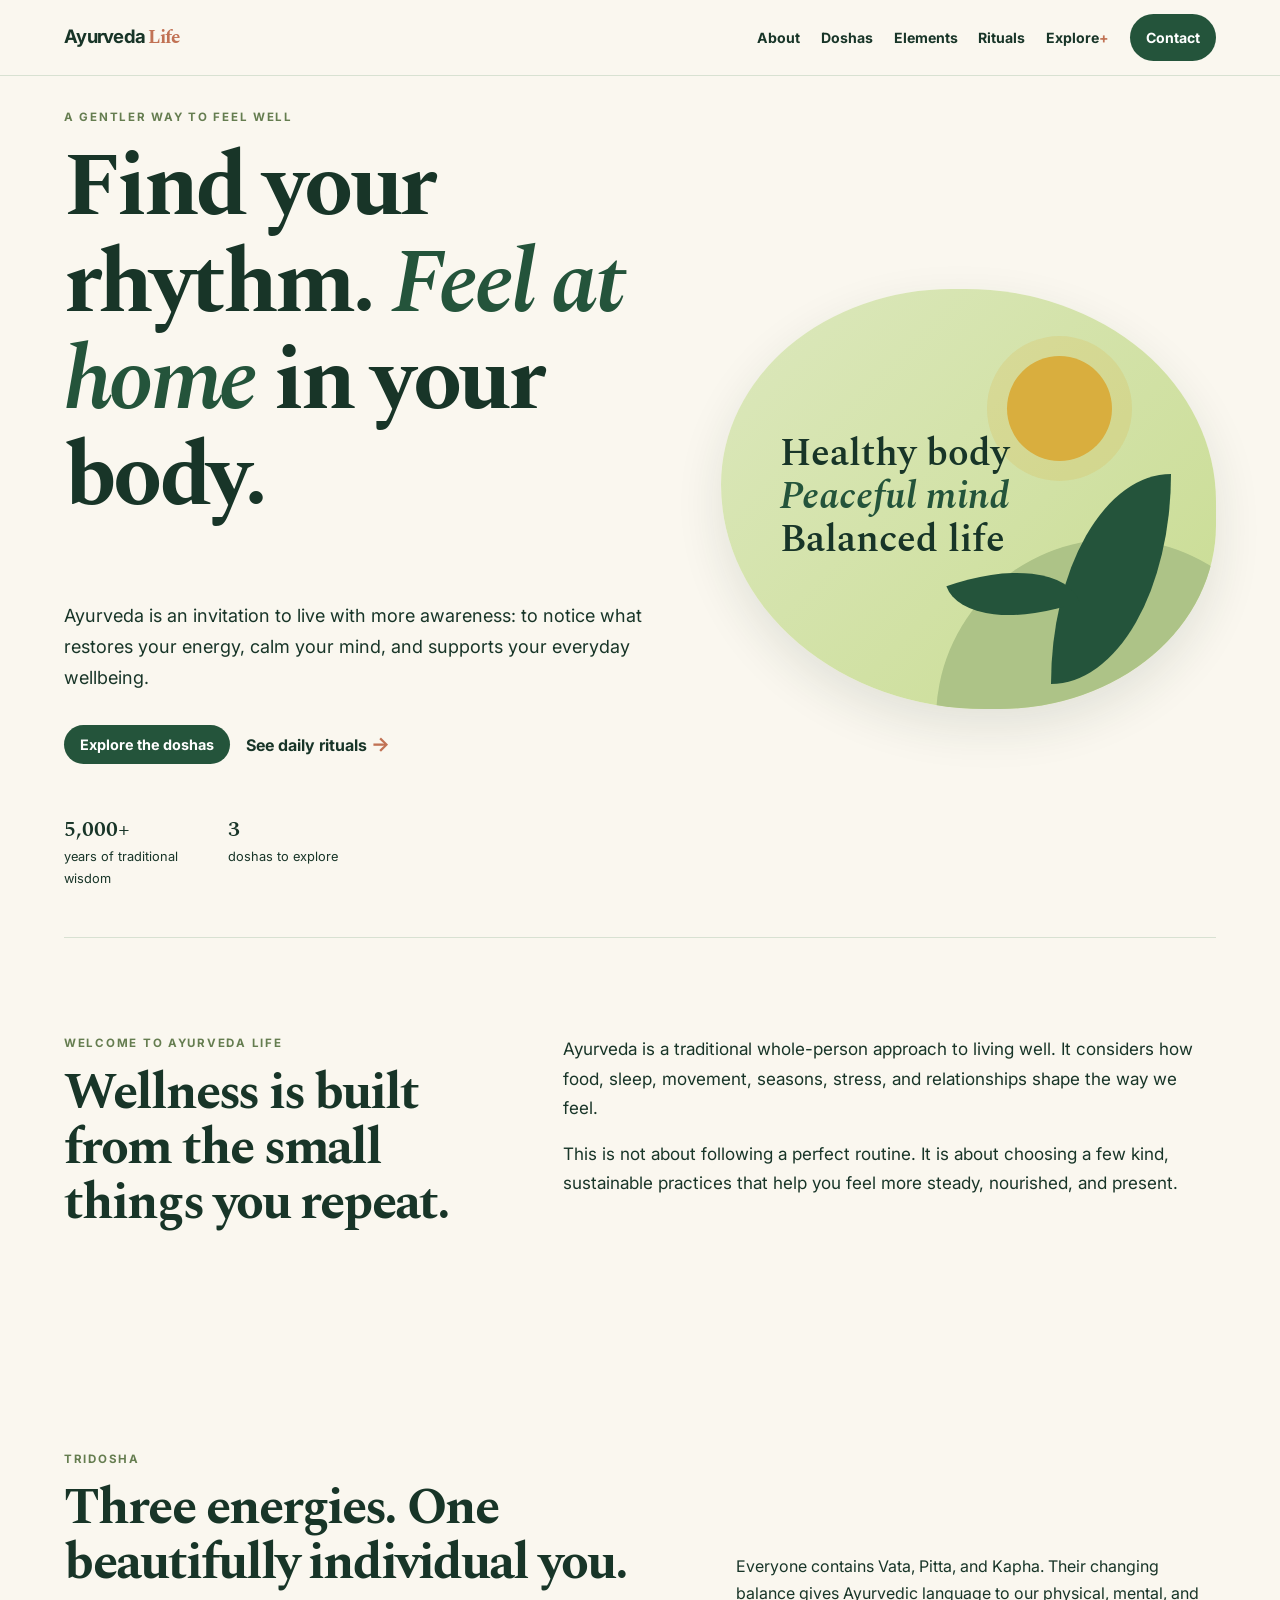
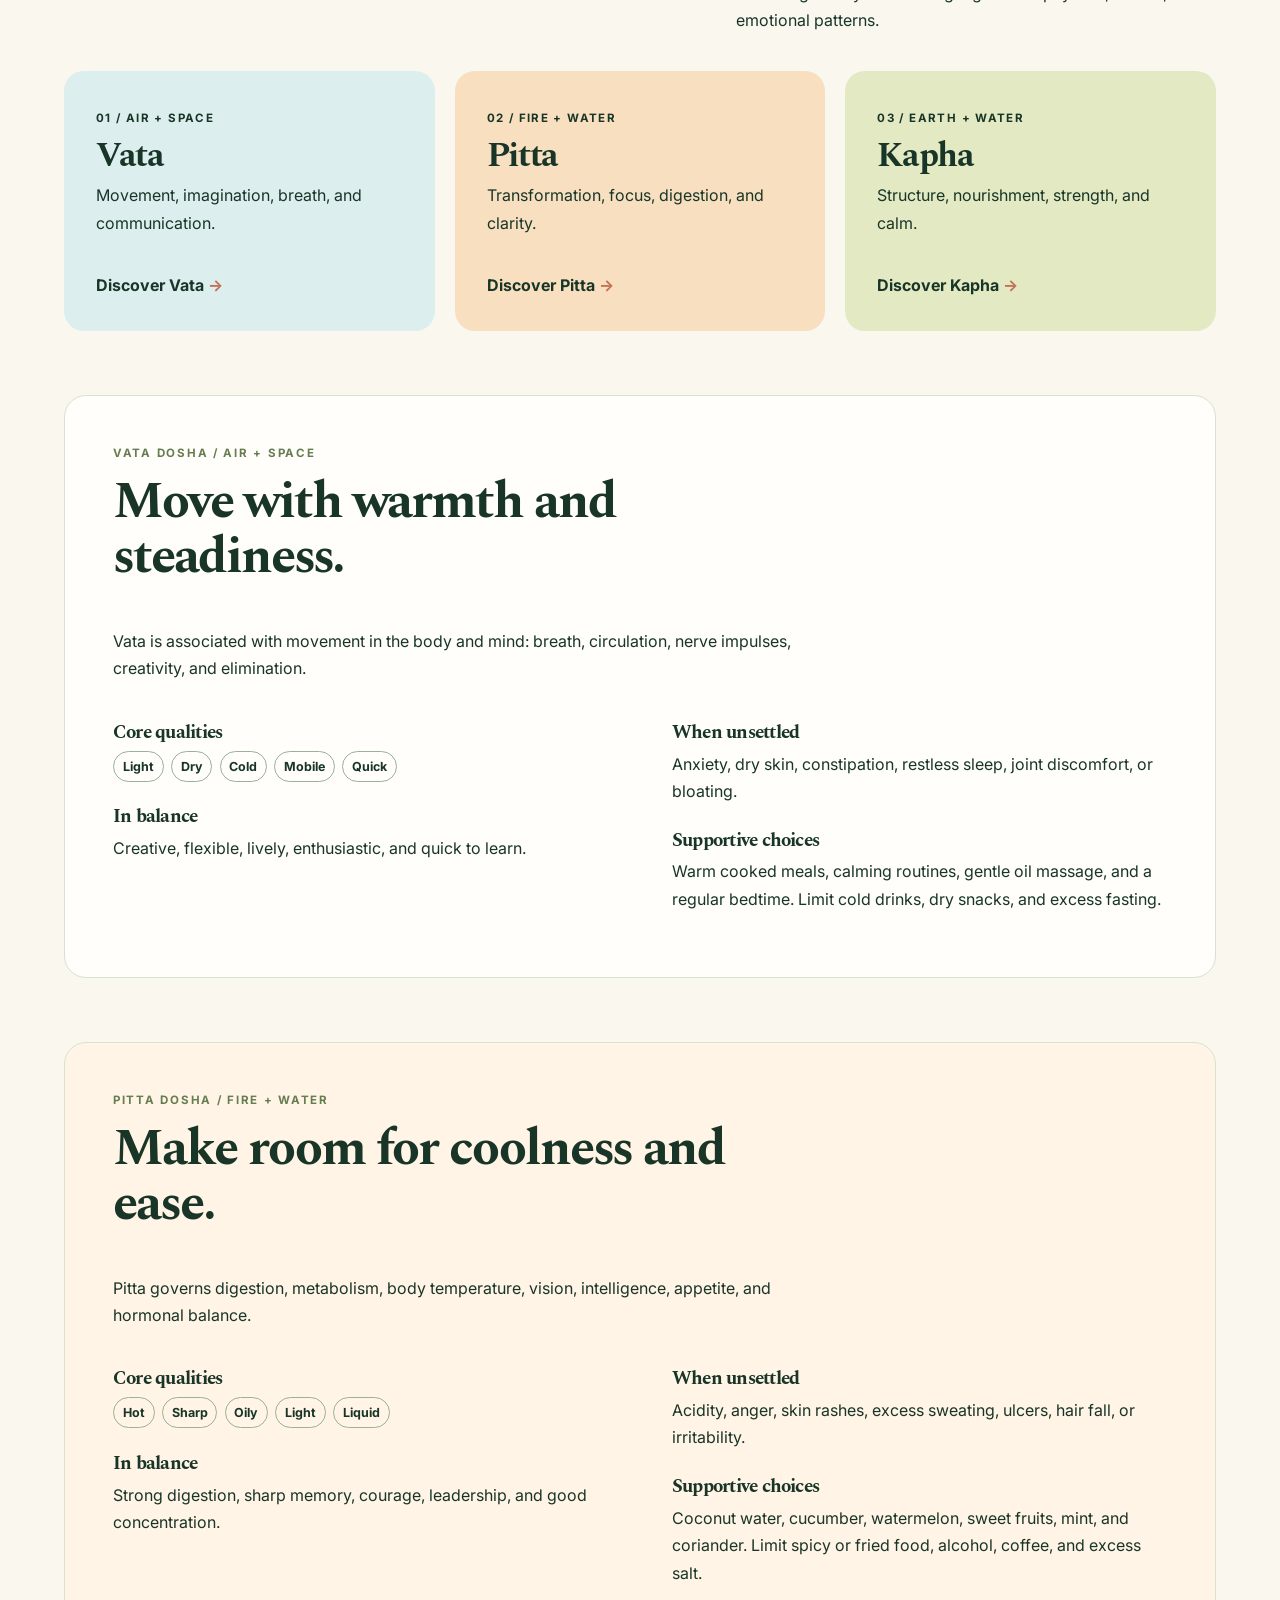
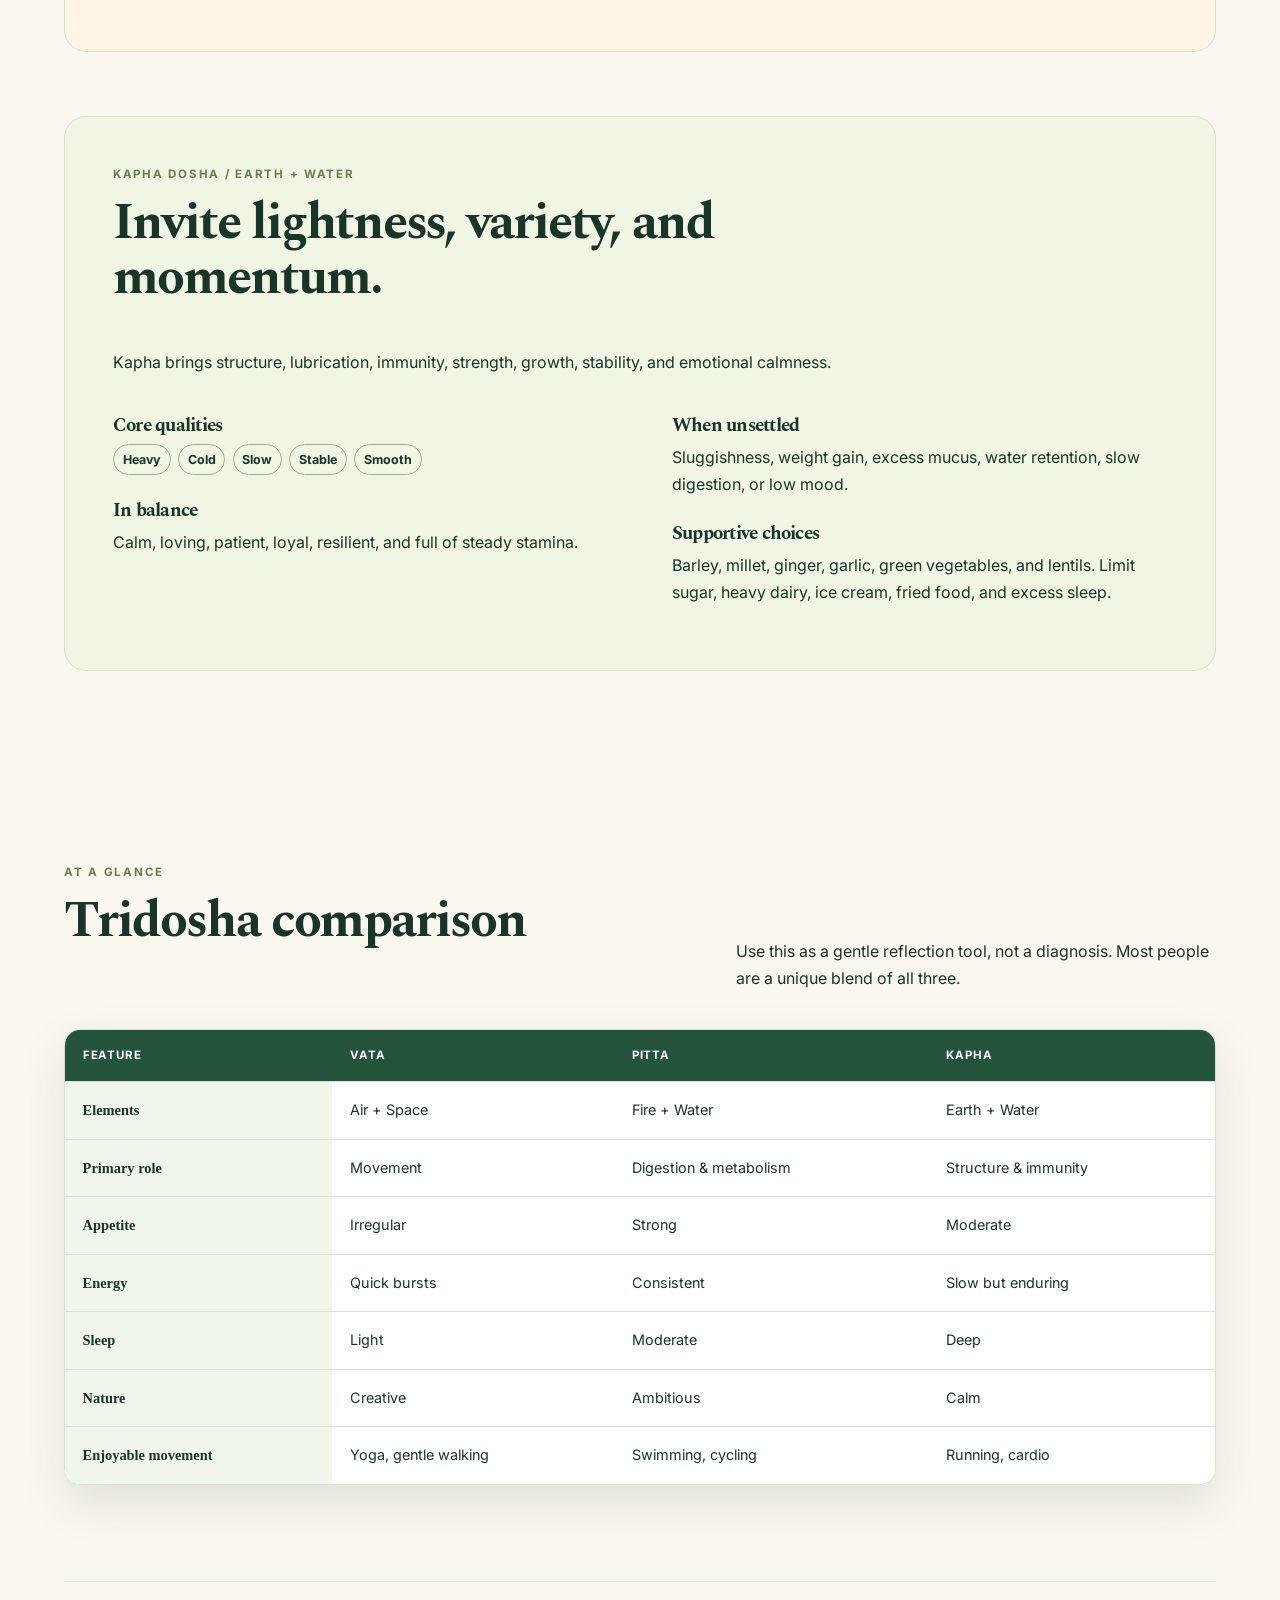
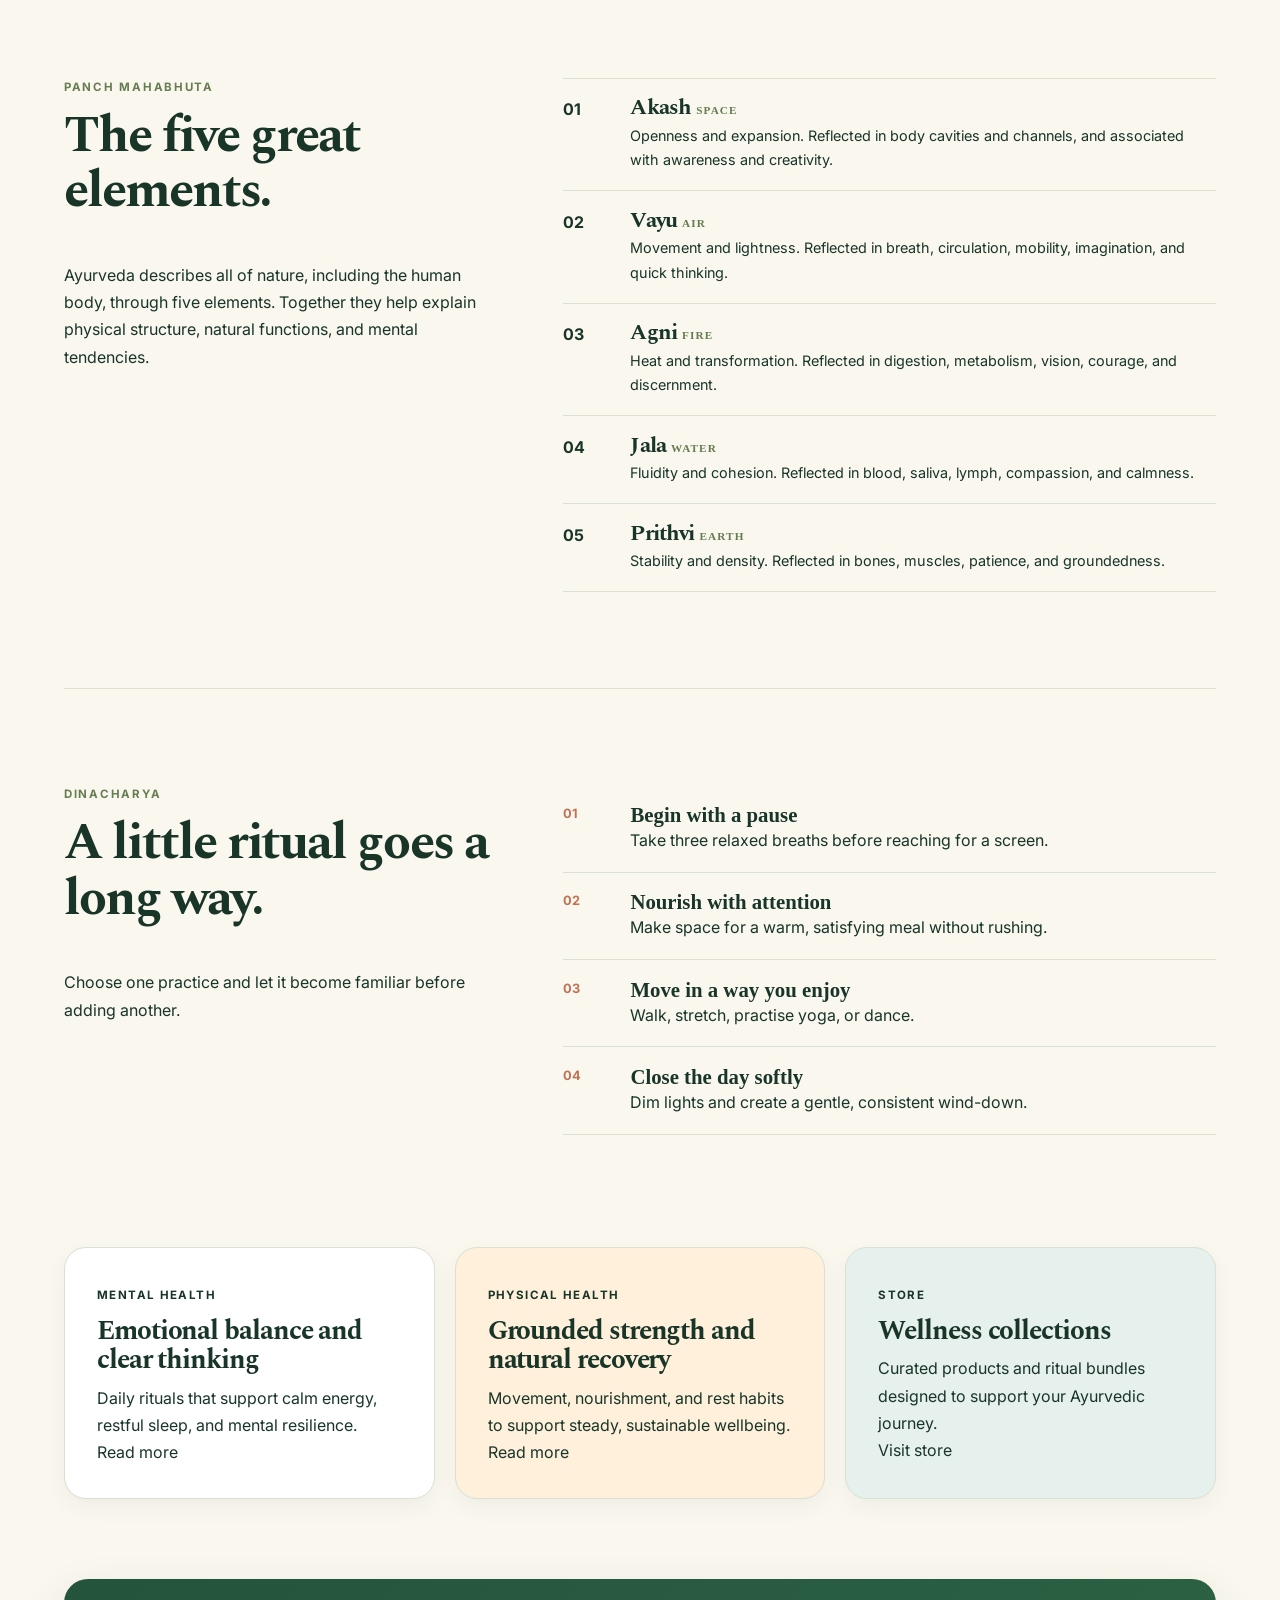
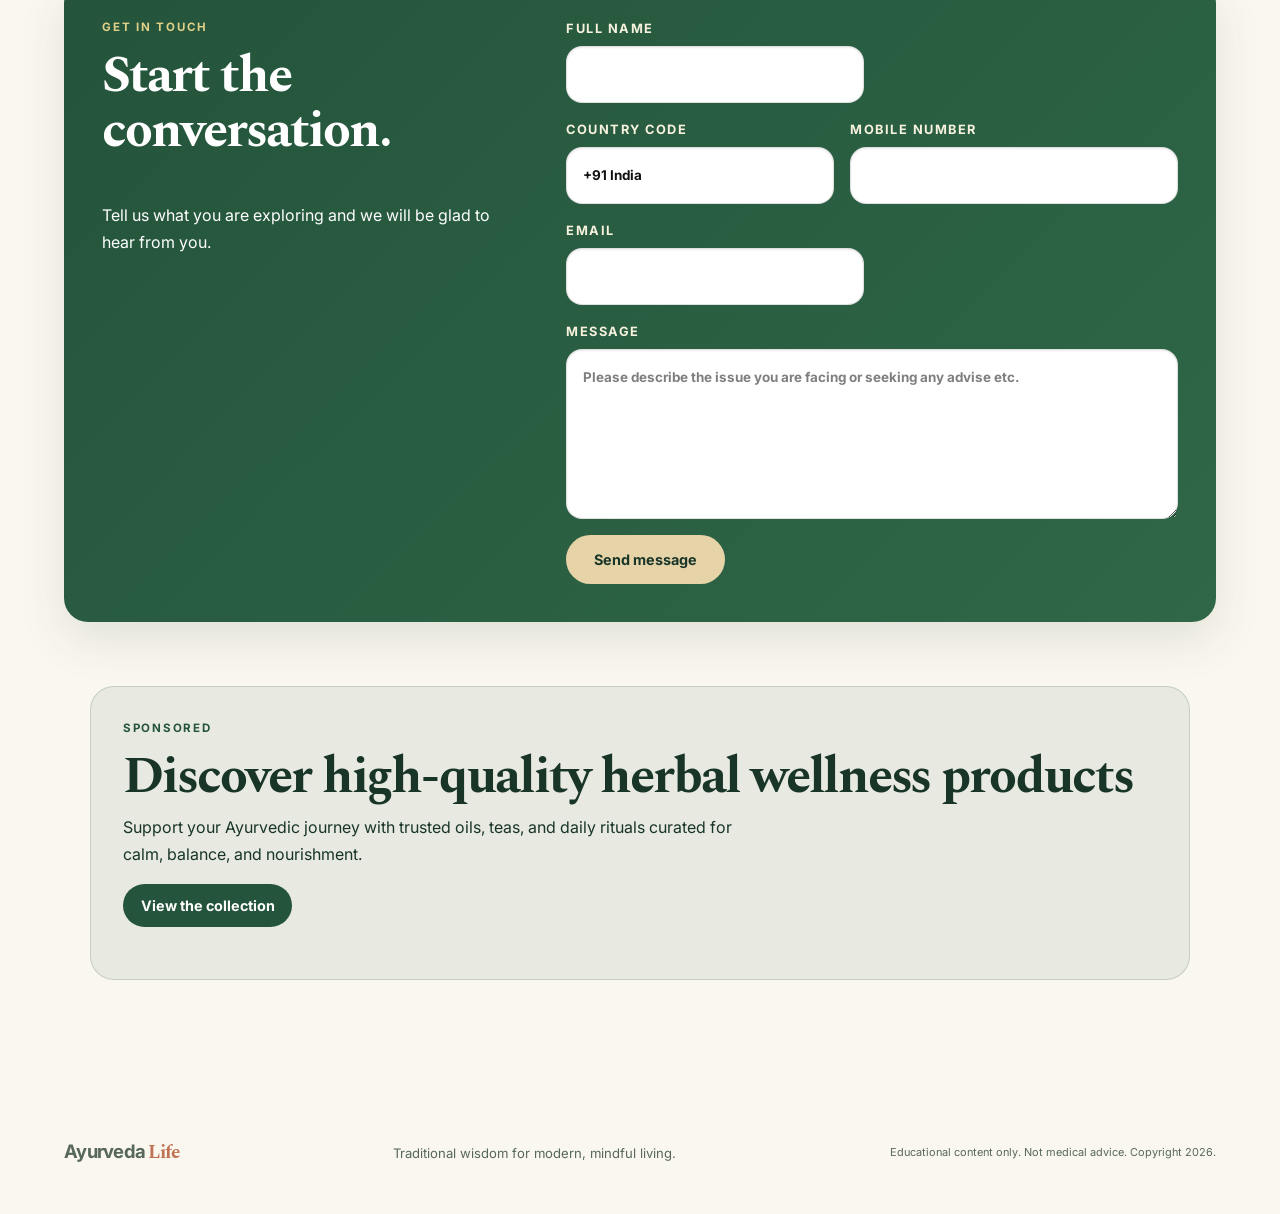
<file: index.html>
<!doctype html>
<html lang="en">
<head>
    <meta charset="utf-8">
    <meta name="viewport" content="width=device-width,initial-scale=1">
    <meta name="description" content="Ayurveda Life offers gentle Ayurvedic wellness guidance with dosha balancing rituals, mindful nutrition, and holistic living support.">
    <meta name="keywords" content="Ayurveda, Ayurvedic wellness, dosha balance, Vata, Pitta, Kapha, herbal remedies, mindful living, natural wellness, daily Ayurveda rituals, Ayurvedic lifestyle tips">
    <meta name="robots" content="index, follow">
    <meta name="author" content="Ayurveda Life">
    <meta name="theme-color" content="#24543b">
    <link rel="icon" href="favicon.ico" type="image/x-icon">
    <link rel="icon" href="favicon.svg" type="image/svg+xml">
    <link rel="apple-touch-icon" href="favicon.ico">
    <title>Ayurveda Life | Ayurveda Wellness for Mind, Body, and Balance</title>
    <link rel="canonical" href="https://www.ayurvedlife.info/">
    <meta name="referrer" content="strict-origin-when-cross-origin">
    <meta property="og:site_name" content="Ayurveda Life">
    <meta property="og:locale" content="en_US">
    <meta property="og:title" content="Ayurveda Life | Ayurveda Wellness for Mind, Body, and Balance">
    <meta property="og:description" content="Ayurveda Life offers gentle Ayurvedic wellness guidance with dosha balancing rituals, mindful nutrition, and holistic living support.">
    <meta property="og:type" content="website">
    <meta property="og:url" content="https://www.ayurvedlife.info/">
    <meta property="og:image" content="https://images.unsplash.com/photo-1501004318641-b39e6451bec6?auto=format&fit=crop&w=1200&q=80">
    <meta property="og:image:alt" content="Ayurvedic wellness elements and natural lifestyle imagery">
    <meta name="twitter:card" content="summary_large_image">
    <meta name="twitter:title" content="Ayurveda Life | Ayurveda Wellness for Mind, Body, and Balance">
    <meta name="twitter:description" content="Ayurveda Life offers gentle Ayurvedic wellness guidance with dosha balancing rituals, mindful nutrition, and holistic living support.">
    <meta name="twitter:image" content="https://images.unsplash.com/photo-1501004318641-b39e6451bec6?auto=format&fit=crop&w=1200&q=80">
    <meta name="twitter:site" content="@AyurvedaLife">
    <meta name="twitter:creator" content="@AyurvedaLife">
    <script type="application/ld+json">
    {
      "@context": "https://schema.org",
      "@graph": [
        {
          "@type": "Organization",
          "@id": "https://www.ayurvedlife.info/#organization",
          "name": "Ayurveda Life",
          "url": "https://www.ayurvedlife.info/",
          "logo": {
            "@type": "ImageObject",
            "url": "https://www.ayurvedlife.info/logo.png"
          }
        },
        {
          "@type": "WebSite",
          "@id": "https://www.ayurvedlife.info/#website",
          "name": "Ayurveda Life",
          "url": "https://www.ayurvedlife.info/",
          "description": "Ayurveda Life offers gentle Ayurvedic wellness guidance with dosha balancing rituals, mindful nutrition, and holistic living support.",
          "publisher": {
            "@id": "https://www.ayurvedlife.info/#organization"
          }
        },
        {
          "@type": "WebPage",
          "@id": "https://www.ayurvedlife.info/#webpage",
          "url": "https://www.ayurvedlife.info/",
          "name": "Ayurveda Life | Ayurveda Wellness for Mind, Body, and Balance",
          "description": "Ayurveda Life offers gentle Ayurvedic wellness guidance with dosha balancing rituals, mindful nutrition, and holistic living support.",
          "isPartOf": {
            "@id": "https://www.ayurvedlife.info/#website"
          },
          "breadcrumb": {
            "@type": "BreadcrumbList",
            "itemListElement": [
              {"@type": "ListItem", "position": 1, "name": "Home", "item": "https://www.ayurvedlife.info/#home"},
              {"@type": "ListItem", "position": 2, "name": "About", "item": "https://www.ayurvedlife.info/#about"},
              {"@type": "ListItem", "position": 3, "name": "Doshas", "item": "https://www.ayurvedlife.info/#doshas"},
              {"@type": "ListItem", "position": 4, "name": "Elements", "item": "https://www.ayurvedlife.info/#elements"},
              {"@type": "ListItem", "position": 5, "name": "Rituals", "item": "https://www.ayurvedlife.info/#rituals"},
              {"@type": "ListItem", "position": 6, "name": "Contact", "item": "https://www.ayurvedlife.info/#contact"}
            ]
          }
        }
      ]
    }
    </script>
    <link rel="preconnect" href="https://fonts.googleapis.com">
    <link rel="preconnect" href="https://fonts.gstatic.com" crossorigin>
    <link
        href="https://fonts.googleapis.com/css2?family=Inter:wght@400;500;600;700&family=Spectral:wght@400;600;700&display=swap"
        rel="stylesheet">
    <link rel="stylesheet" href="styles.css">
</head>

<body>
    <header class="site-header"><a class="brand" href="#home">Ayurveda <em>Life</em></a><button class="menu-button"
            aria-expanded="false" aria-controls="site-nav">Menu <span>+</span></button>
        <nav id="site-nav" aria-label="Primary navigation"><a href="index.html#about">About</a><a href="index.html#doshas">Doshas</a><a href="index.html#elements">Elements</a><a href="index.html#rituals">Rituals</a>
            <details>
                <summary aria-haspopup="menu">Explore</summary>
                <div><a href="mental.html">Mental Health</a><a href="physical.html">Physical Health</a><a href="store.html">Store</a></div>
            </details><a class="nav-contact" href="index.html#contact">Contact</a>
        </nav>
    </header>
    <main>
        <section class="hero" id="home">
            <div class="hero-copy">
                <p class="eyebrow">A gentler way to feel well</p>
                <h1>Find your rhythm. <em>Feel at home</em> in your body.</h1>
                <p>Ayurveda is an invitation to live with more awareness: to notice what restores your energy, calm your
                    mind, and supports your everyday wellbeing.</p>
                <div class="actions"><a class="button" href="#doshas">Explore the doshas</a><a class="quiet-link"
                        href="#rituals">See daily rituals <span>→</span></a></div>
                <div class="hero-stats"><span><b>5,000+</b> years of traditional wisdom</span><span><b>3</b> doshas to
                        explore</span></div>
            </div>
            <div class="hero-art" aria-hidden="true">
                <div class="sun"></div>
                <div class="leaf leaf-a"></div>
                <div class="leaf leaf-b"></div>
                <p>Healthy body<br><em>Peaceful mind</em><br>Balanced life</p>
            </div>
        </section>
        <section class="intro" id="about">
            <div>
                <p class="eyebrow">Welcome to Ayurveda Life</p>
                <h2>Wellness is built from the small things you repeat.</h2>
            </div>
            <div>
                <p>Ayurveda is a traditional whole-person approach to living well. It considers how food, sleep,
                    movement, seasons, stress, and relationships shape the way we feel.</p>
                <p>This is not about following a perfect routine. It is about choosing a few kind, sustainable practices
                    that help you feel more steady, nourished, and present.</p>
            </div>
        </section>
        <section class="doshas" id="doshas">
            <div class="section-head">
                <div>
                    <p class="eyebrow">Tridosha</p>
                    <h2>Three energies. One beautifully individual you.</h2>
                </div>
                <p>Everyone contains Vata, Pitta, and Kapha. Their changing balance gives Ayurvedic language to our
                    physical, mental, and emotional patterns.</p>
            </div>
            <div class="dosha-cards">
                <article class="vata"><span>01 / Air + Space</span>
                    <h3>Vata</h3>
                    <p>Movement, imagination, breath, and communication.</p><a href="#vata">Discover Vata <b>→</b></a>
                </article>
                <article class="pitta"><span>02 / Fire + Water</span>
                    <h3>Pitta</h3>
                    <p>Transformation, focus, digestion, and clarity.</p><a href="#pitta">Discover Pitta <b>→</b></a>
                </article>
                <article class="kapha"><span>03 / Earth + Water</span>
                    <h3>Kapha</h3>
                    <p>Structure, nourishment, strength, and calm.</p><a href="#kapha">Discover Kapha <b>→</b></a>
                </article>
            </div>
        </section>
        <section class="dosha-detail" id="vata">
            <div class="detail-title">
                <p class="eyebrow">Vata Dosha / Air + Space</p>
                <h2>Move with warmth and steadiness.</h2>
                <p>Vata is associated with movement in the body and mind: breath, circulation, nerve impulses,
                    creativity, and elimination.</p>
            </div>
            <div class="detail-grid">
                <div>
                    <h3>Core qualities</h3>
                    <p class="chips">
                        <span>Light</span><span>Dry</span><span>Cold</span><span>Mobile</span><span>Quick</span></p>
                    <h3>In balance</h3>
                    <p>Creative, flexible, lively, enthusiastic, and quick to learn.</p>
                </div>
                <div>
                    <h3>When unsettled</h3>
                    <p>Anxiety, dry skin, constipation, restless sleep, joint discomfort, or bloating.</p>
                    <h3>Supportive choices</h3>
                    <p>Warm cooked meals, calming routines, gentle oil massage, and a regular bedtime. Limit cold
                        drinks, dry snacks, and excess fasting.</p>
                </div>
            </div>
        </section>
        <section class="dosha-detail warm" id="pitta">
            <div class="detail-title">
                <p class="eyebrow">Pitta Dosha / Fire + Water</p>
                <h2>Make room for coolness and ease.</h2>
                <p>Pitta governs digestion, metabolism, body temperature, vision, intelligence, appetite, and hormonal
                    balance.</p>
            </div>
            <div class="detail-grid">
                <div>
                    <h3>Core qualities</h3>
                    <p class="chips">
                        <span>Hot</span><span>Sharp</span><span>Oily</span><span>Light</span><span>Liquid</span></p>
                    <h3>In balance</h3>
                    <p>Strong digestion, sharp memory, courage, leadership, and good concentration.</p>
                </div>
                <div>
                    <h3>When unsettled</h3>
                    <p>Acidity, anger, skin rashes, excess sweating, ulcers, hair fall, or irritability.</p>
                    <h3>Supportive choices</h3>
                    <p>Coconut water, cucumber, watermelon, sweet fruits, mint, and coriander. Limit spicy or fried
                        food, alcohol, coffee, and excess salt.</p>
                </div>
            </div>
        </section>
        <section class="dosha-detail green" id="kapha">
            <div class="detail-title">
                <p class="eyebrow">Kapha Dosha / Earth + Water</p>
                <h2>Invite lightness, variety, and momentum.</h2>
                <p>Kapha brings structure, lubrication, immunity, strength, growth, stability, and emotional calmness.
                </p>
            </div>
            <div class="detail-grid">
                <div>
                    <h3>Core qualities</h3>
                    <p class="chips">
                        <span>Heavy</span><span>Cold</span><span>Slow</span><span>Stable</span><span>Smooth</span></p>
                    <h3>In balance</h3>
                    <p>Calm, loving, patient, loyal, resilient, and full of steady stamina.</p>
                </div>
                <div>
                    <h3>When unsettled</h3>
                    <p>Sluggishness, weight gain, excess mucus, water retention, slow digestion, or low mood.</p>
                    <h3>Supportive choices</h3>
                    <p>Barley, millet, ginger, garlic, green vegetables, and lentils. Limit sugar, heavy dairy, ice
                        cream, fried food, and excess sleep.</p>
                </div>
            </div>
        </section>
        <section class="comparison">
            <div class="section-head">
                <div>
                    <p class="eyebrow">At a glance</p>
                    <h2>Tridosha comparison</h2>
                </div>
                <p>Use this as a gentle reflection tool, not a diagnosis. Most people are a unique blend of all three.
                </p>
            </div>
            <div class="table-wrap">
                <table>
                    <thead>
                        <tr>
                            <th>Feature</th>
                            <th>Vata</th>
                            <th>Pitta</th>
                            <th>Kapha</th>
                        </tr>
                    </thead>
                    <tbody>
                        <tr>
                            <th>Elements</th>
                            <td>Air + Space</td>
                            <td>Fire + Water</td>
                            <td>Earth + Water</td>
                        </tr>
                        <tr>
                            <th>Primary role</th>
                            <td>Movement</td>
                            <td>Digestion &amp; metabolism</td>
                            <td>Structure &amp; immunity</td>
                        </tr>
                        <tr>
                            <th>Appetite</th>
                            <td>Irregular</td>
                            <td>Strong</td>
                            <td>Moderate</td>
                        </tr>
                        <tr>
                            <th>Energy</th>
                            <td>Quick bursts</td>
                            <td>Consistent</td>
                            <td>Slow but enduring</td>
                        </tr>
                        <tr>
                            <th>Sleep</th>
                            <td>Light</td>
                            <td>Moderate</td>
                            <td>Deep</td>
                        </tr>
                        <tr>
                            <th>Nature</th>
                            <td>Creative</td>
                            <td>Ambitious</td>
                            <td>Calm</td>
                        </tr>
                        <tr>
                            <th>Enjoyable movement</th>
                            <td>Yoga, gentle walking</td>
                            <td>Swimming, cycling</td>
                            <td>Running, cardio</td>
                        </tr>
                    </tbody>
                </table>
            </div>
        </section>
        <section class="elements" id="elements">
            <div>
                <p class="eyebrow">Panch Mahabhuta</p>
                <h2>The five great elements.</h2>
                <p>Ayurveda describes all of nature, including the human body, through five elements. Together they help
                    explain physical structure, natural functions, and mental tendencies.</p>
            </div>
            <div class="element-list">
                <article><b>01</b>
                    <div>
                        <h3>Akash <small>Space</small></h3>
                        <p>Openness and expansion. Reflected in body cavities and channels, and associated with
                            awareness and creativity.</p>
                    </div>
                </article>
                <article><b>02</b>
                    <div>
                        <h3>Vayu <small>Air</small></h3>
                        <p>Movement and lightness. Reflected in breath, circulation, mobility, imagination, and quick
                            thinking.</p>
                    </div>
                </article>
                <article><b>03</b>
                    <div>
                        <h3>Agni <small>Fire</small></h3>
                        <p>Heat and transformation. Reflected in digestion, metabolism, vision, courage, and
                            discernment.</p>
                    </div>
                </article>
                <article><b>04</b>
                    <div>
                        <h3>Jala <small>Water</small></h3>
                        <p>Fluidity and cohesion. Reflected in blood, saliva, lymph, compassion, and calmness.</p>
                    </div>
                </article>
                <article><b>05</b>
                    <div>
                        <h3>Prithvi <small>Earth</small></h3>
                        <p>Stability and density. Reflected in bones, muscles, patience, and groundedness.</p>
                    </div>
                </article>
            </div>
        </section>
        <section class="rituals" id="rituals">
            <div>
                <p class="eyebrow">Dinacharya</p>
                <h2>A little ritual goes a long way.</h2>
                <p>Choose one practice and let it become familiar before adding another.</p>
            </div>
            <ol>
                <li><b>01</b><span><strong>Begin with a pause</strong>Take three relaxed breaths before reaching for a
                        screen.</span></li>
                <li><b>02</b><span><strong>Nourish with attention</strong>Make space for a warm, satisfying meal without
                        rushing.</span></li>
                <li><b>03</b><span><strong>Move in a way you enjoy</strong>Walk, stretch, practise yoga, or
                        dance.</span></li>
                <li><b>04</b><span><strong>Close the day softly</strong>Dim lights and create a gentle, consistent
                        wind-down.</span></li>
            </ol>
        </section>
        <section class="explore-pages">
            <article id="page-1"><span>Mental Health</span>
                <h3>Emotional balance and clear thinking</h3>
                <p>Daily rituals that support calm energy, restful sleep, and mental resilience.</p>
                <a href="mental.html">Read more</a>
            </article>
            <article id="page-2"><span>Physical Health</span>
                <h3>Grounded strength and natural recovery</h3>
                <p>Movement, nourishment, and rest habits to support steady, sustainable wellbeing.</p>
                <a href="physical.html">Read more</a>
            </article>
            <article id="page-3"><span>Store</span>
                <h3>Wellness collections</h3>
                <p>Curated products and ritual bundles designed to support your Ayurvedic journey.</p>
                <a href="store.html">Visit store</a>
            </article>
        </section>
        <section class="contact" id="contact">
            <div>
                <p class="eyebrow">Get in touch</p>
                <h2>Start the conversation.</h2>
                <p>Tell us what you are exploring and we will be glad to hear from you.</p>
            </div>
            <!--<form action="https://formsubmit.co/info@ayurvedlife.info" method="POST">
                <input type="hidden" name="_subject" value="New Ayurveda Life website enquiry">
                <input type="hidden" name="_next" value="https://ayurvedlife.info/store.html">-->
            <form action="https://api.web3forms.com/submit" method="POST">
                <input type="hidden" name="access_key" value="b1bd012e-670c-4756-9e45-b37821cb1208">
                <input type="hidden" name="_captcha" value="false">
                <input type="hidden" name="_template" value="table">
                <label>
                    <span>Full Name</span>
                    <input name="Full Name" autocomplete="name" required>
                </label>
                <div class="phone-row">
                    <label>
                        <span>Country Code</span>
                        <select name="Country Code" required>
                            <option value="+1">+1 USA</option>
                            <option value="+44">+44 UK</option>
                            <option value="+49">+49 Germany</option>
                            <option value="+61">+61 Australia</option>
                            <option value="+81">+81 Japan</option>
                            <option value="+86">+86 China</option>
                            <option value="+33">+33 France</option>
                            <option value="+39">+39 Italy</option>
                            <option value="+55">+55 Brazil</option>
                            <option value="+27">+27 South Africa</option>
                            <option value="+7">+7 Russia</option>
                            <option value="+91" selected>+91 India</option>
                        </select>
                    </label>
                    <label>
                        <span>Mobile Number</span>
                        <input name="Mobile" type="tel" inputmode="tel" autocomplete="tel" pattern="^[0-9]{6,18}$"
                            title="Enter your phone number without country code." required>
                    </label>
                </div>
                <label>
                    <span>Email</span>
                    <input name="Email" type="email" autocomplete="email" required>
                </label>
                <label class="wide">
                    <span>Message</span>
                    <textarea name="Message" rows="5" placeholder="Please describe the issue you are facing or seeking any advise etc." required></textarea>
                </label>
                <button class="button light" type="submit">Send message</button>
            </form>
        </section>
        <section class="ad-section">
            <div>
                <p class="eyebrow">Sponsored</p>
                <h2>Discover high-quality herbal wellness products</h2>
                <p>Support your Ayurvedic journey with trusted oils, teas, and daily rituals curated for calm, balance, and nourishment.
                    
                    

                </p>
                <a class="button" href="store.html" aria-label="Learn more about sponsored wellness products">View the collection</a>
            </div>
        <!--</section>
        <script async="async" data-cfasync="false" src="https://pl30563600.effectivecpmnetwork.com/b45e9381cc290028169819da89e12549/invoke.js"></script>-->
<div id="container-b45e9381cc290028169819da89e12549"></div>

    </main>
    <footer><a class="brand" href="#home">Ayurveda <em>Life</em></a>
        <p>Traditional wisdom for modern, mindful living.</p><small>Educational content only. Not medical advice.
            Copyright 2026.</small>
    </footer>
    <script src="scripts.js" defer></script>
</body>

</html>
</file>
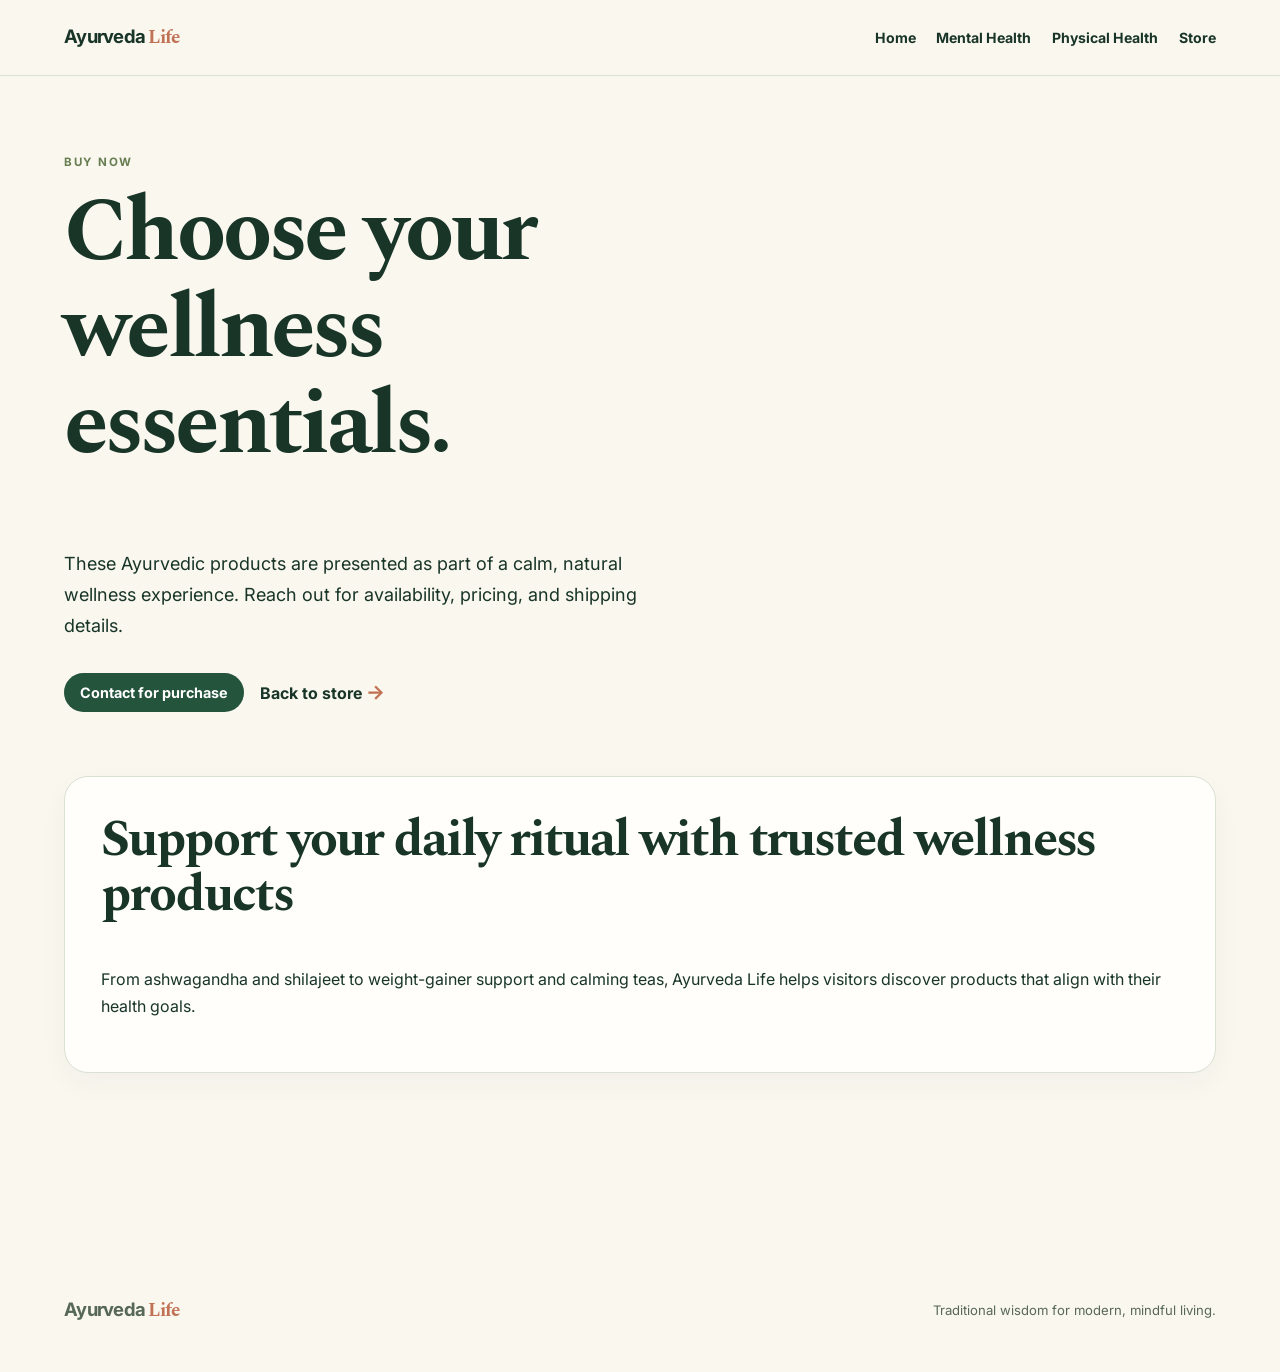
<file: buy.html>
<!doctype html>
<html lang="en">
<head>
    <meta charset="utf-8">
    <meta name="viewport" content="width=device-width,initial-scale=1">
    <link rel="favicon" href="favicon.ico" type="image/x-icon">
    <title>Buy Wellness Products | Ayurveda Life</title>
    <meta name="description" content="Purchase Ayurvedic wellness products and natural supplements from Ayurveda Life.">
    <link rel="preconnect" href="https://fonts.googleapis.com">
    <link rel="preconnect" href="https://fonts.gstatic.com" crossorigin>
    <link href="https://fonts.googleapis.com/css2?family=Inter:wght@400;500;600;700&family=Spectral:wght@400;600;700&display=swap" rel="stylesheet">
    <link rel="stylesheet" href="styles.css">
</head>
<body>
    <header class="site-header">
        <a class="brand" href="index.html">Ayurveda <em>Life</em></a>
        <nav aria-label="Primary navigation">
            <a href="index.html">Home</a>
            <a href="mental.html">Mental Health</a>
            <a href="Physical.html">Physical Health</a>
            <a href="store.html">Store</a>
        </nav>
    </header>

    <main>
        <section class="page-hero">
            <div class="hero-copy">
                <p class="eyebrow">Buy now</p>
                <h1>Choose your wellness essentials.</h1>
                <p>These Ayurvedic products are presented as part of a calm, natural wellness experience. Reach out for availability, pricing, and shipping details.</p>
                <div class="actions">
                    <a class="button" href="mailto:hello@ayurvedlife.info">Contact for purchase</a>
                    <a class="quiet-link" href="store.html">Back to store <span>→</span></a>
                </div>
            </div>
        </section>

        <section class="page-content">
            <article>
                <h2>Support your daily ritual with trusted wellness products</h2>
                <p>From ashwagandha and shilajeet to weight-gainer support and calming teas, Ayurveda Life helps visitors discover products that align with their health goals.</p>
            </article>
        </section>
    </main>

    <footer>
        <a class="brand" href="index.html">Ayurveda <em>Life</em></a>
        <p>Traditional wisdom for modern, mindful living.</p>
    </footer>
</body>
</html>
</file>
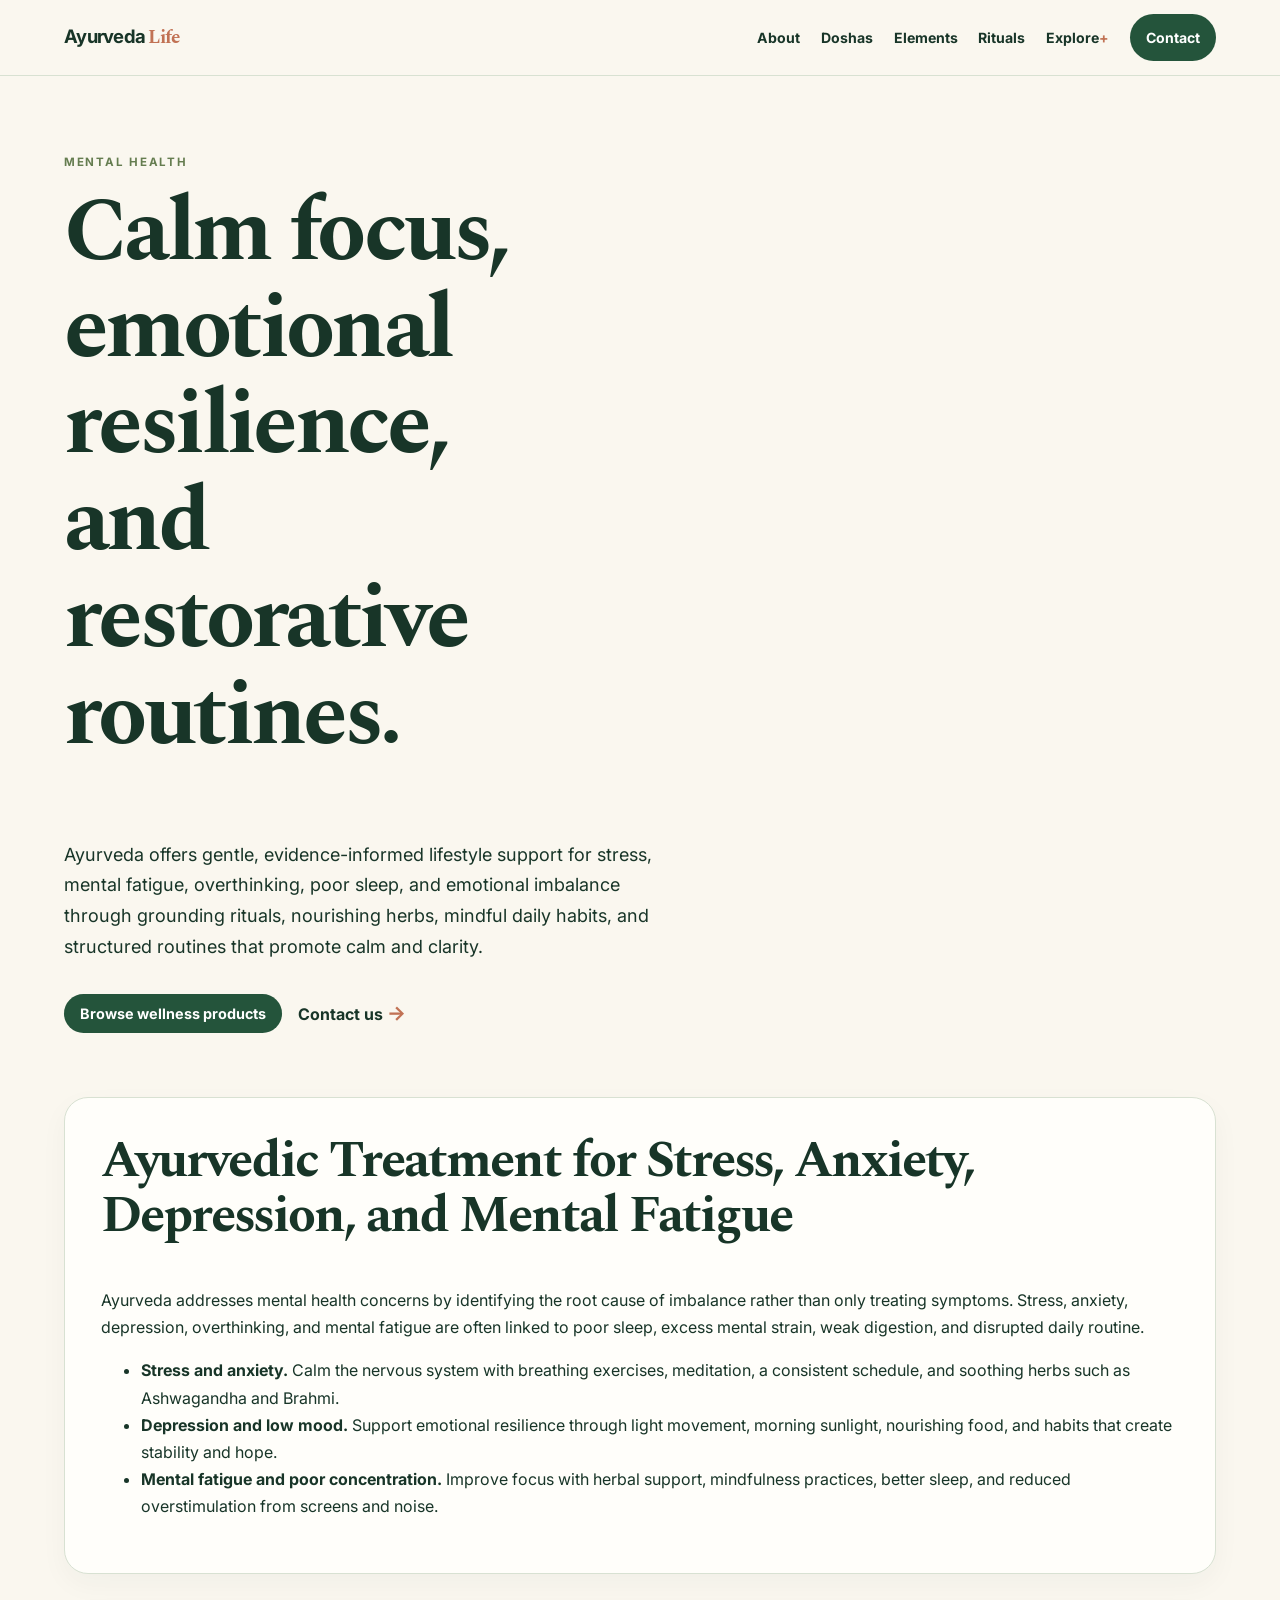
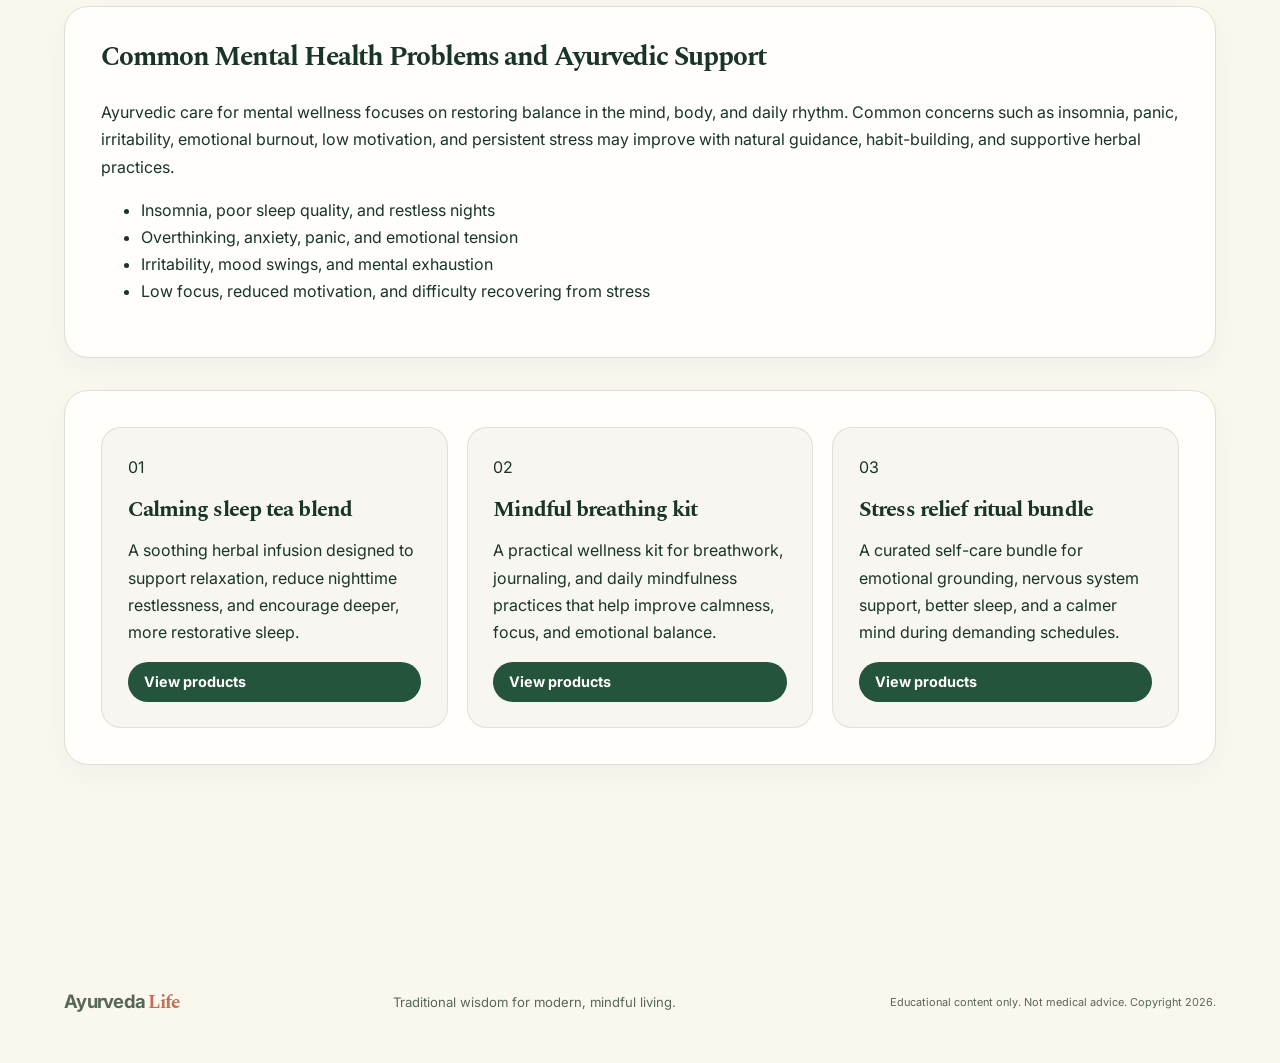
<file: mental.html>
<!doctype html>
<html lang="en">

<head>
    <meta charset="utf-8">
    <meta name="viewport" content="width=device-width,initial-scale=1">
    <meta name="description" content="Ayurveda Life Mental Health page provides AI-optimized advice for emotional balance, mindful focus, and restorative sleep using Ayurvedic practices.">
    <meta name="keywords" content="Ayurveda mental health, mindful focus, restorative sleep, emotional balance, Ayurvedic stress relief, anxiety support">
    <meta name="robots" content="index, follow">
    <meta name="author" content="Ayurveda Life">
    <meta name="theme-color" content="#24543b">
    <link rel="icon" href="favicon.ico" type="image/x-icon">
    <link rel="icon" href="favicon.svg" type="image/svg+xml">
    <link rel="apple-touch-icon" href="favicon.ico">
    <title>Mental Health | Ayurveda Life</title>
    <link rel="canonical" href="https://www.ayurvedlife.info/mental.html">
    <meta property="og:site_name" content="Ayurveda Life">
    <meta property="og:title" content="Mental Health | Ayurveda Life">
    <meta property="og:description" content="Ayurveda Life Mental Health page provides AI-optimized advice for emotional balance, mindful focus, and restorative sleep using Ayurvedic practices.">
    <meta property="og:type" content="article">
    <meta property="og:url" content="https://www.ayurvedlife.info/mental.html">
    <meta property="og:image" content="https://images.unsplash.com/photo-1515378791036-0648a3ef77b2?auto=format&fit=crop&w=1200&q=80">
    <meta property="og:image:alt" content="Peaceful Ayurvedic meditation and mental wellness imagery">
    <meta name="twitter:card" content="summary_large_image">
    <meta name="twitter:title" content="Mental Health | Ayurveda Life">
    <meta name="twitter:description" content="Ayurveda Life Mental Health page provides AI-optimized advice for emotional balance, mindful focus, and restorative sleep using Ayurvedic practices.">
    <meta name="twitter:image" content="https://images.unsplash.com/photo-1515378791036-0648a3ef77b2?auto=format&fit=crop&w=1200&q=80">
    <meta name="twitter:site" content="@AyurvedaLife">
    <link rel="preconnect" href="https://fonts.googleapis.com">
    <link rel="preconnect" href="https://fonts.gstatic.com" crossorigin>
    <link href="https://fonts.googleapis.com/css2?family=Inter:wght@400;500;600;700&family=Spectral:wght@400;600;700&display=swap" rel="stylesheet">
    <link rel="stylesheet" href="styles.css">
</head>

<body>
    <header class="site-header"><a class="brand" href="index.html">Ayurveda <em>Life</em></a><button class="menu-button"
            aria-expanded="false" aria-controls="site-nav">Menu <span>+</span></button>
        <nav id="site-nav" aria-label="Primary navigation"><a href="index.html#about">About</a><a href="index.html#doshas">Doshas</a><a
                href="index.html#elements">Elements</a><a href="index.html#rituals">Rituals</a>
            <details>
                <summary aria-haspopup="menu">Explore</summary>
                <div><a href="mental.html">Mental Health</a><a href="physical.html">Physical Health</a><a
                        href="store.html">Store</a></div>
            </details><a class="nav-contact" href="index.html#contact">Contact</a>
        </nav>
    </header>
    <main>
        <section class="page-hero">
            <div class="hero-copy">
                <p class="eyebrow">Mental Health</p>
                <h1>Calm focus, emotional resilience, and restorative routines.</h1>
                <p>Ayurveda offers gentle, evidence-informed lifestyle support for stress, mental fatigue, overthinking, poor sleep, and emotional imbalance through grounding rituals, nourishing herbs, mindful daily habits, and structured routines that promote calm and clarity.</p>
                <div class="actions"><a class="button" href="store.html">Browse wellness products</a><a class="quiet-link"
                        href="index.html#contact">Contact us <span>→</span></a></div>
            </div>
        </section>
        <section class="page-content">
            <article>
                <h2>Ayurvedic Treatment for Stress, Anxiety, Depression, and Mental Fatigue</h2>
                <p>Ayurveda addresses mental health concerns by identifying the root cause of imbalance rather than only treating symptoms. Stress, anxiety, depression, overthinking, and mental fatigue are often linked to poor sleep, excess mental strain, weak digestion, and disrupted daily routine.</p>
                <ul>
                    <li><strong>Stress and anxiety.</strong> Calm the nervous system with breathing exercises, meditation, a consistent schedule, and soothing herbs such as Ashwagandha and Brahmi.</li>
                    <li><strong>Depression and low mood.</strong> Support emotional resilience through light movement, morning sunlight, nourishing food, and habits that create stability and hope.</li>
                    <li><strong>Mental fatigue and poor concentration.</strong> Improve focus with herbal support, mindfulness practices, better sleep, and reduced overstimulation from screens and noise.</li>
                </ul>
            </article>
            <article>
                <h3>Common Mental Health Problems and Ayurvedic Support</h3>
                <p>Ayurvedic care for mental wellness focuses on restoring balance in the mind, body, and daily rhythm. Common concerns such as insomnia, panic, irritability, emotional burnout, low motivation, and persistent stress may improve with natural guidance, habit-building, and supportive herbal practices.</p>
                <ul>
                    <li>Insomnia, poor sleep quality, and restless nights</li>
                    <li>Overthinking, anxiety, panic, and emotional tension</li>
                    <li>Irritability, mood swings, and mental exhaustion</li>
                    <li>Low focus, reduced motivation, and difficulty recovering from stress</li>
                </ul>
            </article>
            <article class="affiliate-grid">
                <div>
                    <span>01</span>
                    <h3>Calming sleep tea blend</h3>
                    <p>A soothing herbal infusion designed to support relaxation, reduce nighttime restlessness, and encourage deeper, more restorative sleep.</p>
                    <a class="button" href="store.html" rel="noopener noreferrer">View products</a>
                </div>
                <div>
                    <span>02</span>
                    <h3>Mindful breathing kit</h3>
                    <p>A practical wellness kit for breathwork, journaling, and daily mindfulness practices that help improve calmness, focus, and emotional balance.</p>
                    <a class="button" href="store.html" rel="noopener noreferrer">View products</a>
                </div>
                <div>
                    <span>03</span>
                    <h3>Stress relief ritual bundle</h3>
                    <p>A curated self-care bundle for emotional grounding, nervous system support, better sleep, and a calmer mind during demanding schedules.</p>
                    <a class="button" href="store.html" rel="noopener noreferrer">View products</a>
                </div>
            </article>
        </section>
    </main>
    <footer><a class="brand" href="index.html">Ayurveda <em>Life</em></a>
        <p>Traditional wisdom for modern, mindful living.</p><small>Educational content only. Not medical advice.
            Copyright 2026.</small>
    </footer>
    <script src="scripts.js" defer></script>
</body>

</html>
</file>
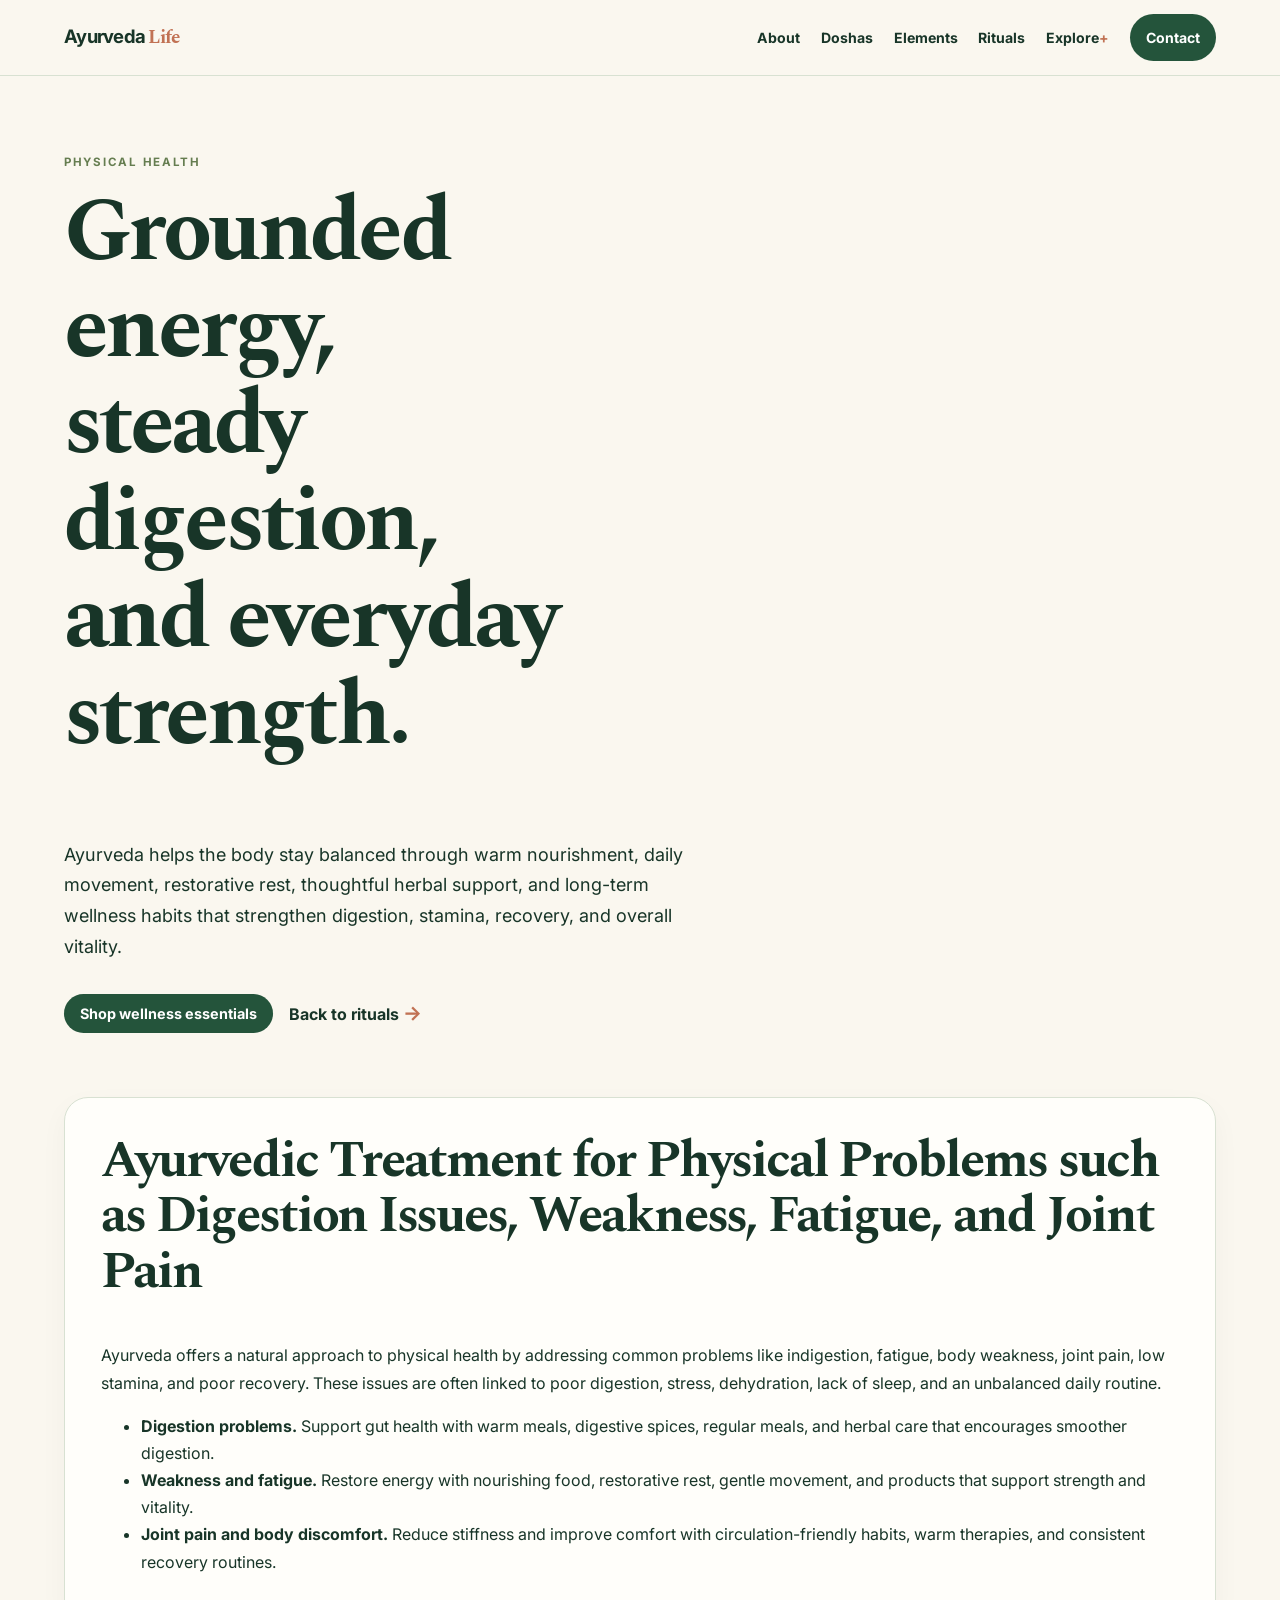
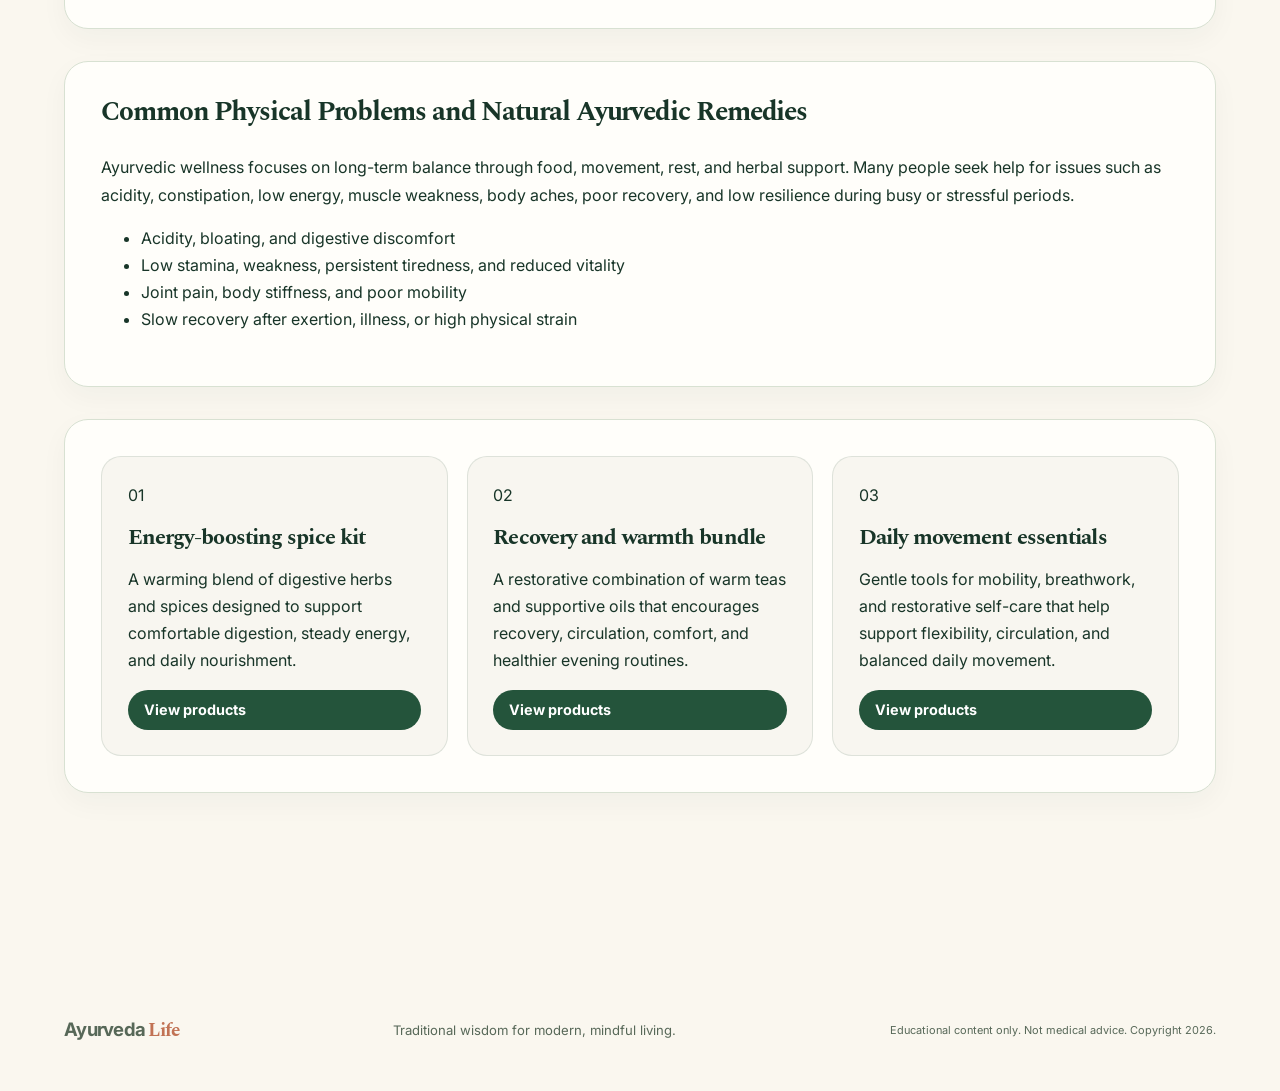
<file: Physical.html>
<!doctype html>
<html lang="en">

<head>
    <meta charset="utf-8">
    <meta name="viewport" content="width=device-width,initial-scale=1">
    <meta name="description" content="Ayurveda Life Physical Health page shares Ayurvedic movement, nourishment, and recovery practices for long-term wellbeing and grounded energy.">
    <meta name="keywords" content="Ayurveda physical health, Ayurvedic fitness, grounded energy, digestion support, natural vitality, daily rituals">
    <meta name="robots" content="index, follow">
    <meta name="author" content="Ayurveda Life">
    <meta name="theme-color" content="#24543b">
    <link rel="icon" href="favicon.ico" type="image/x-icon">
    <link rel="icon" href="favicon.svg" type="image/svg+xml">
    <link rel="apple-touch-icon" href="favicon.ico">
    <title>Physical Health | Ayurveda Life</title>
    <link rel="canonical" href="https://www.ayurvedlife.info/physical.html">
    <meta property="og:site_name" content="Ayurveda Life">
    <meta property="og:title" content="Physical Health | Ayurveda Life">
    <meta property="og:description" content="Ayurveda Life Physical Health page shares Ayurvedic movement, nourishment, and recovery practices for long-term wellbeing and grounded energy.">
    <meta property="og:type" content="article">
    <meta property="og:url" content="https://www.ayurvedlife.info/physical.html">
    <meta property="og:image" content="https://images.unsplash.com/photo-1501004318641-b39e6451bec6?auto=format&fit=crop&w=1200&q=80">
    <meta property="og:image:alt" content="Ayurvedic physical wellness products and natural movement imagery">
    <meta name="twitter:card" content="summary_large_image">
    <meta name="twitter:title" content="Physical Health | Ayurveda Life">
    <meta name="twitter:description" content="Ayurveda Life Physical Health page shares Ayurvedic movement, nourishment, and recovery practices for long-term wellbeing and grounded energy.">
    <meta name="twitter:image" content="https://images.unsplash.com/photo-1501004318641-b39e6451bec6?auto=format&fit=crop&w=1200&q=80">
    <meta name="twitter:site" content="@AyurvedaLife">
    <link rel="preconnect" href="https://fonts.googleapis.com">
    <link rel="preconnect" href="https://fonts.gstatic.com" crossorigin>
    <link href="https://fonts.googleapis.com/css2?family=Inter:wght@400;500;600;700&family=Spectral:wght@400;600;700&display=swap" rel="stylesheet">
    <link rel="stylesheet" href="styles.css">
</head>

<body>
    <header class="site-header"><a class="brand" href="index.html">Ayurveda <em>Life</em></a><button class="menu-button"
            aria-expanded="false" aria-controls="site-nav">Menu <span>+</span></button>
        <nav id="site-nav" aria-label="Primary navigation"><a href="index.html#about">About</a><a href="index.html#doshas">Doshas</a><a
                href="index.html#elements">Elements</a><a href="index.html#rituals">Rituals</a>
            <details>
                <summary aria-haspopup="menu">Explore</summary>
                <div><a href="mental.html">Mental Health</a><a href="physical.html">Physical Health</a><a
                        href="store.html">Store</a></div>
            </details><a class="nav-contact" href="index.html#contact">Contact</a>
        </nav>
    </header>
    <main>
        <section class="page-hero">
            <div class="hero-copy">
                <p class="eyebrow">Physical Health</p>
                <h1>Grounded energy, steady digestion, and everyday strength.</h1>
                <p>Ayurveda helps the body stay balanced through warm nourishment, daily movement, restorative rest, thoughtful herbal support, and long-term wellness habits that strengthen digestion, stamina, recovery, and overall vitality.</p>
                <div class="actions"><a class="button" href="store.html">Shop wellness essentials</a><a class="quiet-link"
                        href="index.html#rituals">Back to rituals <span>→</span></a></div>
            </div>
        </section>
        <section class="page-content">
            <article>
                <h2>Ayurvedic Treatment for Physical Problems such as Digestion Issues, Weakness, Fatigue, and Joint Pain</h2>
                <p>Ayurveda offers a natural approach to physical health by addressing common problems like indigestion, fatigue, body weakness, joint pain, low stamina, and poor recovery. These issues are often linked to poor digestion, stress, dehydration, lack of sleep, and an unbalanced daily routine.</p>
                <ul>
                    <li><strong>Digestion problems.</strong> Support gut health with warm meals, digestive spices, regular meals, and herbal care that encourages smoother digestion.</li>
                    <li><strong>Weakness and fatigue.</strong> Restore energy with nourishing food, restorative rest, gentle movement, and products that support strength and vitality.</li>
                    <li><strong>Joint pain and body discomfort.</strong> Reduce stiffness and improve comfort with circulation-friendly habits, warm therapies, and consistent recovery routines.</li>
                </ul>
            </article>
            <article>
                <h3>Common Physical Problems and Natural Ayurvedic Remedies</h3>
                <p>Ayurvedic wellness focuses on long-term balance through food, movement, rest, and herbal support. Many people seek help for issues such as acidity, constipation, low energy, muscle weakness, body aches, poor recovery, and low resilience during busy or stressful periods.</p>
                <ul>
                    <li>Acidity, bloating, and digestive discomfort</li>
                    <li>Low stamina, weakness, persistent tiredness, and reduced vitality</li>
                    <li>Joint pain, body stiffness, and poor mobility</li>
                    <li>Slow recovery after exertion, illness, or high physical strain</li>
                </ul>
            </article>
            <article class="affiliate-grid">
                <div>
                    <span>01</span>
                    <h3>Energy-boosting spice kit</h3>
                    <p>A warming blend of digestive herbs and spices designed to support comfortable digestion, steady energy, and daily nourishment.</p>
                    <a class="button" href="store.html" rel="noopener noreferrer">View products</a>
                </div>
                <div>
                    <span>02</span>
                    <h3>Recovery and warmth bundle</h3>
                    <p>A restorative combination of warm teas and supportive oils that encourages recovery, circulation, comfort, and healthier evening routines.</p>
                    <a class="button" href="store.html" rel="noopener noreferrer">View products</a>
                </div>
                <div>
                    <span>03</span>
                    <h3>Daily movement essentials</h3>
                    <p>Gentle tools for mobility, breathwork, and restorative self-care that help support flexibility, circulation, and balanced daily movement.</p>
                    <a class="button" href="store.html" rel="noopener noreferrer">View products</a>
                </div>
            </article>
        </section>
    </main>
    <footer><a class="brand" href="index.html">Ayurveda <em>Life</em></a>
        <p>Traditional wisdom for modern, mindful living.</p><small>Educational content only. Not medical advice.
            Copyright 2026.</small>
    </footer>
    <script src="scripts.js" defer></script>
</body>

</html>
</file>
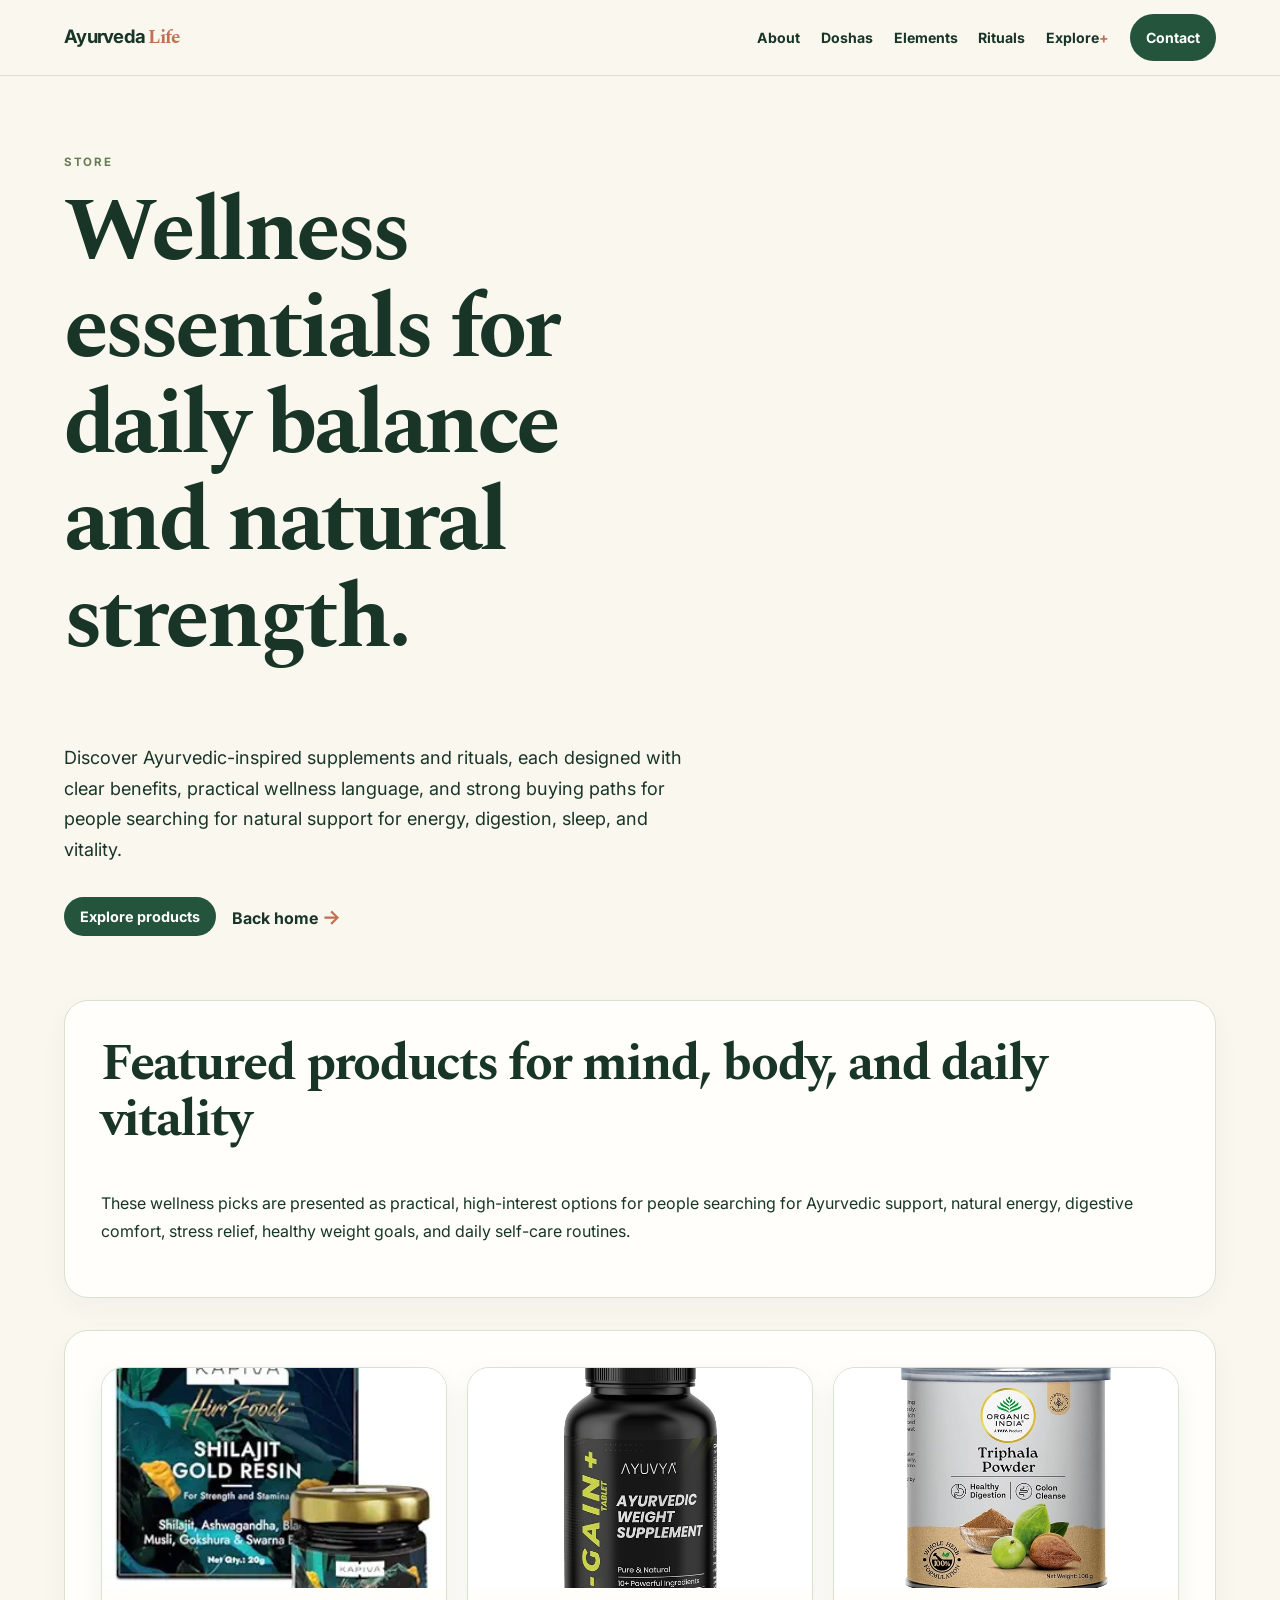
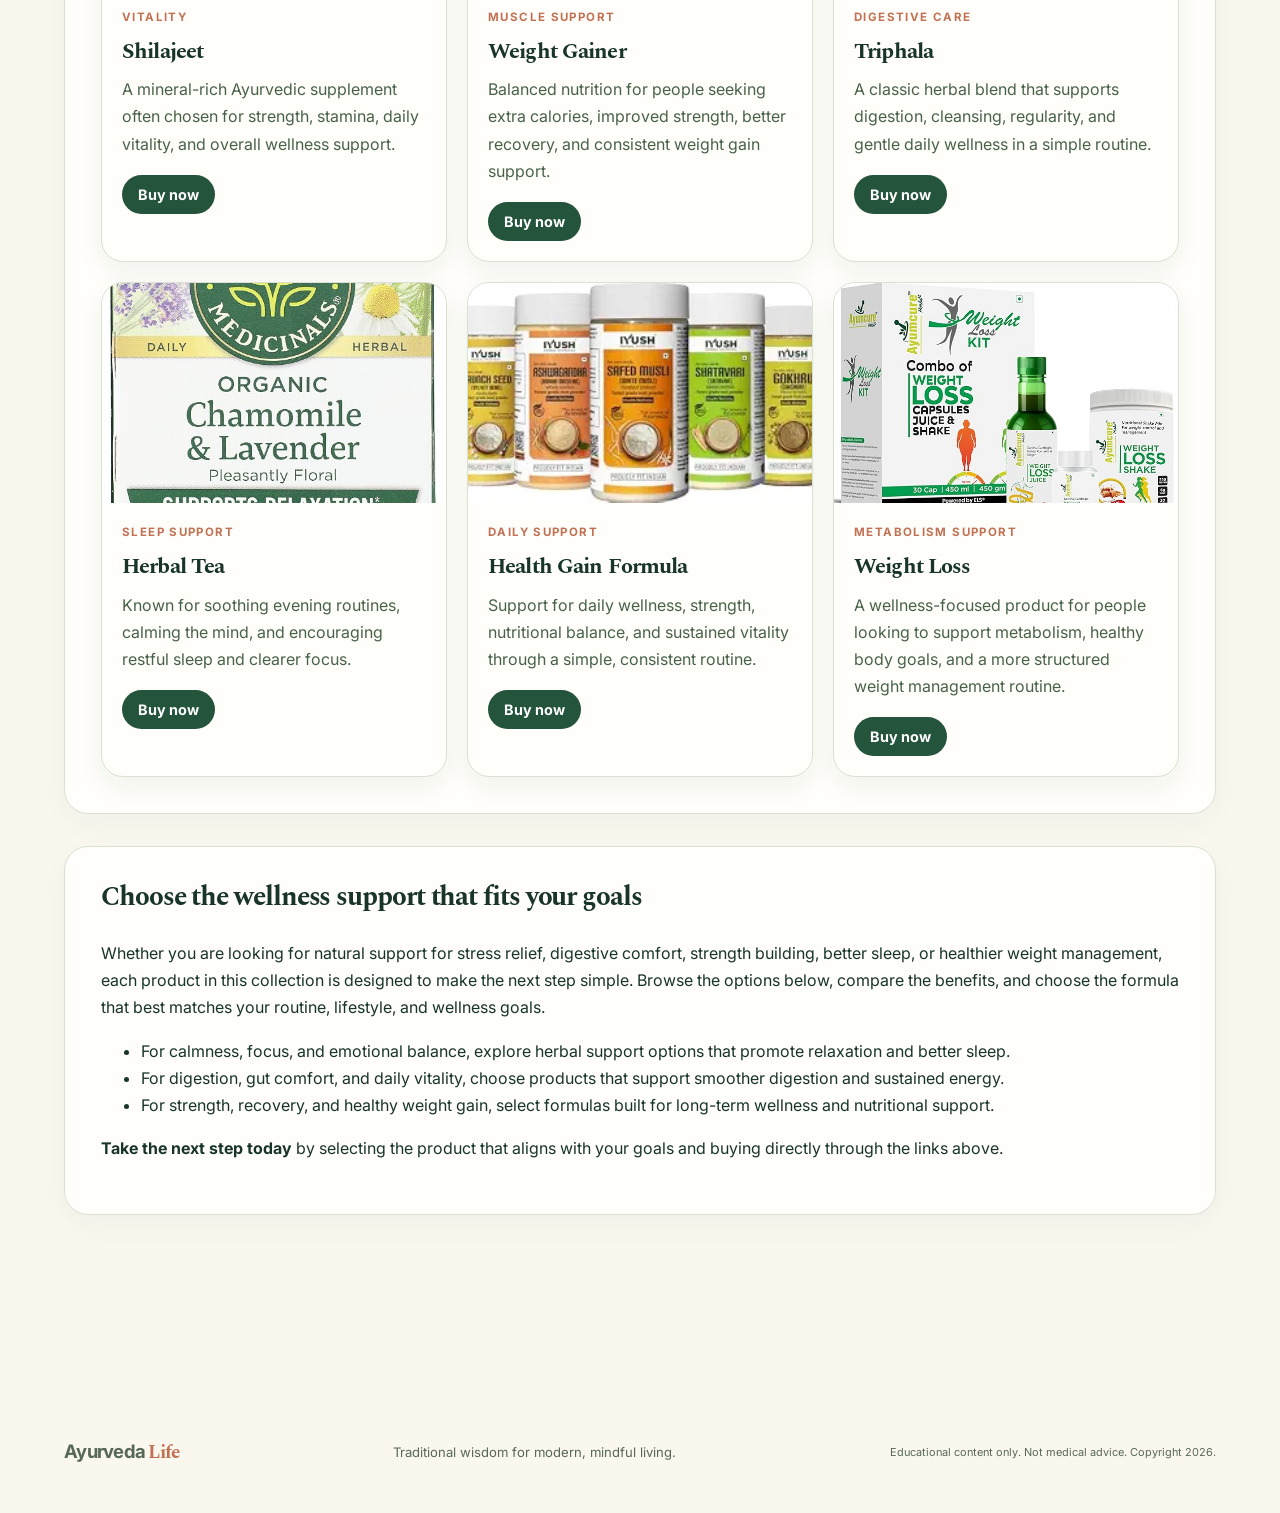
<file: store.html>
<!doctype html>
<html lang="en">

<head>
    <meta charset="utf-8">
    <meta name="viewport" content="width=device-width,initial-scale=1">
    <meta name="description" content="Ayurveda Life Store page features affiliate product banners for herbal wellness, self-care bundles, and Ayurvedic lifestyle essentials.">
    <meta name="keywords" content="Ayurveda store, affiliate wellness products, Ayurvedic self-care bundles, herbal wellness banners, natural health shop">
    <meta name="robots" content="index, follow">
    <meta name="author" content="Ayurveda Life">
    <meta name="theme-color" content="#24543b">
    <link rel="icon" href="favicon.ico" type="image/x-icon">
    <link rel="icon" href="favicon.svg" type="image/svg+xml">
    <link rel="apple-touch-icon" href="favicon.ico">
    <title>Store | Ayurveda Life</title>
    <link rel="canonical" href="https://www.ayurvedlife.info/store.html">
    <meta property="og:site_name" content="Ayurveda Life">
    <meta property="og:title" content="Store | Ayurveda Life">
    <meta property="og:description" content="Ayurveda Life Store page features affiliate product banners for herbal wellness, self-care bundles, and Ayurvedic lifestyle essentials.">
    <meta property="og:type" content="website">
    <meta property="og:url" content="https://www.ayurvedlife.info/store.html">
    <meta property="og:image" content="https://images.unsplash.com/photo-1501004318641-b39e6451bec6?auto=format&fit=crop&w=1200&q=80">
    <meta property="og:image:alt" content="Ayurvedic product banners and wellness lifestyle imagery">
    <meta name="twitter:card" content="summary_large_image">
    <meta name="twitter:title" content="Store | Ayurveda Life">
    <meta name="twitter:description" content="Ayurveda Life Store page features affiliate product banners for herbal wellness, self-care bundles, and Ayurvedic lifestyle essentials.">
    <meta name="twitter:image" content="https://images.unsplash.com/photo-1501004318641-b39e6451bec6?auto=format&fit=crop&w=1200&q=80">
    <meta name="twitter:site" content="@AyurvedaLife">
    <link rel="preconnect" href="https://fonts.googleapis.com">
    <link rel="preconnect" href="https://fonts.gstatic.com" crossorigin>
    <link href="https://fonts.googleapis.com/css2?family=Inter:wght@400;500;600;700&family=Spectral:wght@400;600;700&display=swap" rel="stylesheet">
    <link rel="stylesheet" href="styles.css">
</head>

<body>
    <header class="site-header"><a class="brand" href="index.html">Ayurveda <em>Life</em></a><button class="menu-button"
            aria-expanded="false" aria-controls="site-nav">Menu <span>+</span></button>
        <nav id="site-nav" aria-label="Primary navigation"><a href="index.html#about">About</a><a href="index.html#doshas">Doshas</a><a
                href="index.html#elements">Elements</a><a href="index.html#rituals">Rituals</a>
            <details>
                <summary aria-haspopup="menu">Explore</summary>
                <div><a href="mental.html">Mental Health</a><a href="physical.html">Physical Health</a><a
                        href="store.html">Store</a></div>
            </details><a class="nav-contact" href="index.html#contact">Contact</a>
        </nav>
    </header>
    <main>
        <section class="page-hero">
            <div class="hero-copy">
                <p class="eyebrow">Store</p>
                <h1>Wellness essentials for daily balance and natural strength.</h1>
                <p>Discover Ayurvedic-inspired supplements and rituals, each designed with clear benefits, practical wellness language, and strong buying paths for people searching for natural support for energy, digestion, sleep, and vitality.</p>
                <div class="actions"><a class="button" href="#store-banners">Explore products</a><a class="quiet-link"
                        href="index.html">Back home <span>→</span></a></div>
            </div>
        </section>
        <section class="page-content" id="store-banners">
            <article>
                <h2>Featured products for mind, body, and daily vitality</h2>
                <p>These wellness picks are presented as practical, high-interest options for people searching for Ayurvedic support, natural energy, digestive comfort, stress relief, healthy weight goals, and daily self-care routines.</p>
            </article>
            <article class="product-grid">
                <div class="product-card">
                    <img src="img/shilajeet.webp" alt="Shilajeet product image" loading="lazy">
                    <div class="product-card__body">
                        <span class="product-tag">Vitality</span>
                        <h3>Shilajeet</h3>
                        <p>A mineral-rich Ayurvedic supplement often chosen for strength, stamina, daily vitality, and overall wellness support.</p>
                        <a class="button" href="https://link.amazon/B09LGk1EU" target="_blank" rel="noopener noreferrer">Buy now</a>
                    </div>
                </div>
                <div class="product-card">
                    <img src="img/WeightGainer.jpg" alt="Weight Gainer product image" loading="lazy">
                    <div class="product-card__body">
                        <span class="product-tag">Muscle support</span>
                        <h3>Weight Gainer</h3>
                        <p>Balanced nutrition for people seeking extra calories, improved strength, better recovery, and consistent weight gain support.</p>
                        <a class="button" href="https://link.amazon/B0dsCs74q" target="_blank" rel="noopener noreferrer">Buy now</a>
                    </div>
                </div>
                <div class="product-card">
                    <img src="img/Triphala.jpg" alt="Triphala product image" loading="lazy">
                    <div class="product-card__body">
                        <span class="product-tag">Digestive care</span>
                        <h3>Triphala</h3>
                        <p>A classic herbal blend that supports digestion, cleansing, regularity, and gentle daily wellness in a simple routine.</p>
                        <a class="button" href="https://link.amazon/B06qVhRpU" target="_blank" rel="noopener noreferrer">Buy now</a>
                    </div>
                </div>
                <div class="product-card">
                    <img src="img/HerbalTea.jpg" alt="Herbal Tea product image" loading="lazy">
                    <div class="product-card__body">
                        <span class="product-tag">Sleep support</span>
                        <h3>Herbal Tea</h3>
                        <p>Known for soothing evening routines, calming the mind, and encouraging restful sleep and clearer focus.</p>
                        <a class="button" href="https://link.amazon/B0j5pnmrX" target="_blank" rel="noopener noreferrer">Buy now</a>
                    </div>
                </div>
                <div class="product-card">
                    <img src="img/HealthTonic.webp" alt="Health Gain Formula product image" loading="lazy">
                    <div class="product-card__body">
                        <span class="product-tag">Daily support</span>
                        <h3>Health Gain Formula</h3>
                        <p>Support for daily wellness, strength, nutritional balance, and sustained vitality through a simple, consistent routine.</p>
                        <a class="button" href="https://link.amazon/B030RKw9m" target="_blank" rel="noopener noreferrer">Buy now</a>
                    </div>
                </div>
                <div class="product-card">
                    <img src="img/WeightLoss.jpg" alt="Weight Loss product image" loading="lazy">
                    <div class="product-card__body">
                        <span class="product-tag">Metabolism support</span>
                        <h3>Weight Loss</h3>
                        <p>A wellness-focused product for people looking to support metabolism, healthy body goals, and a more structured weight management routine.</p>
                        <a class="button" href="https://link.amazon/B069ruSuW" target="_blank" rel="noopener noreferrer">Buy now</a>
                    </div>
                </div>
            </article>
            <article>
                <h3>Choose the wellness support that fits your goals</h3>
                <p>Whether you are looking for natural support for stress relief, digestive comfort, strength building, better sleep, or healthier weight management, each product in this collection is designed to make the next step simple. Browse the options below, compare the benefits, and choose the formula that best matches your routine, lifestyle, and wellness goals.</p>
                <ul>
                    <li>For calmness, focus, and emotional balance, explore herbal support options that promote relaxation and better sleep.</li>
                    <li>For digestion, gut comfort, and daily vitality, choose products that support smoother digestion and sustained energy.</li>
                    <li>For strength, recovery, and healthy weight gain, select formulas built for long-term wellness and nutritional support.</li>
                </ul>
                <p><strong>Take the next step today</strong> by selecting the product that aligns with your goals and buying directly through the links above.</p>
            </article>
        </section>
    </main>
    <footer><a class="brand" href="index.html">Ayurveda <em>Life</em></a>
        <p>Traditional wisdom for modern, mindful living.</p><small>Educational content only. Not medical advice.
            Copyright 2026.</small>
    </footer>
    <script src="scripts.js" defer></script>
</body>

</html>
</file>
<file: styles.css>
:root {
    --ink: #183528;
    --forest: #24543b;
    --cream: #faf7ef;
    --line: #d8e1d2;
    --clay: #c17254;
    --white: #fffefa;
    --shadow: 0 18px 48px rgba(24, 53, 40, .11);
    --radius: 24px;
    --radius-sm: 18px;
    --transition: .25s ease
}

* {
    box-sizing: border-box
}

html {
    scroll-behavior: smooth
}

body {
    margin: 0;
    background: var(--cream);
    color: var(--ink);
    font: 16px/1.7 "Inter", Arial, sans-serif;
    line-height: 1.7
}

img {
    max-width: 100%;
    display: block
}

h1,
h2,
h3,
p {
    margin-top: 0
}

h1,
h2,
h3 {
    font-family: "Spectral", Georgia, serif;
    line-height: 1.08;
    letter-spacing: -.04em
}

h1 {
    font-size: clamp(3.1rem, 7vw, 6.2rem)
}

h2 {
    font-size: clamp(2.2rem, 4vw, 4rem)
}

h3 {
    font-size: 1.7rem
}

a {
    color: inherit;
    text-decoration: none
}

a:hover {
    color: var(--forest)
}

.site-header {
    min-height: 76px;
    padding: .8rem max(5vw, 1.25rem);
    display: flex;
    align-items: center;
    justify-content: space-between;
    gap: 1rem;
    border-bottom: 1px solid var(--line);
    background: rgba(250, 247, 239, .95);
    backdrop-filter: blur(12px);
    position: sticky;
    top: 0;
    z-index: 10
}

.brand {
    text-decoration: none;
    font-weight: 700;
    font-size: 1.16rem;
    letter-spacing: -.04em
}

.brand em {
    color: var(--clay);
    font-family: "Spectral", Georgia, serif;
    font-style: normal
}

.site-header nav {
    display: flex;
    align-items: center;
    gap: 1.3rem;
    flex-wrap: wrap
}

.site-header nav>a,
.site-header summary {
    font-size: .88rem;
    font-weight: 700;
    text-decoration: none;
    cursor: pointer;
    list-style: none;
    display: inline-flex;
    align-items: center
}

.site-header summary::-webkit-details-marker {
    display: none
}

.site-header summary:after {
    content: ' +';
    color: var(--clay)
}

.site-header details {
    position: relative;
}

.site-header details:hover > div,
.site-header details[open] > div {
    opacity: 1;
    visibility: visible;
    transform: translateY(0);
}

.site-header details div {
    position: absolute;
    right: 0;
    top: 100%;
    min-width: 160px;
    padding: .6rem .5rem;
    background: var(--white);
    border: 1px solid var(--line);
    border-radius: 12px;
    box-shadow: var(--shadow);
    opacity: 0;
    visibility: hidden;
    transform: translateY(0);
    transition: opacity .2s ease, transform .2s ease, visibility .2s ease;
}

.site-header details div a {
    display: block;
    padding: .35rem;
    text-decoration: none
}

.nav-contact,
.button {
    background: var(--forest);
    color: #fff;
    padding: .7rem 1rem;
    border-radius: 999px;
    display: inline-flex;
    align-items: center;
    justify-content: center;
    transition: transform var(--transition), box-shadow var(--transition), background var(--transition)
}

.nav-contact:hover,
.button:hover {
    transform: translateY(-2px);
    box-shadow: 0 10px 24px rgba(36, 84, 59, .16)
}

.menu-button {
    display: none;
    background: none;
    border: 0;
    color: var(--ink);
    font: 700 .9rem "Inter", Arial, sans-serif;
}

main {
    max-width: 1400px;
    margin: auto;
    padding: 0 max(5vw, 1.25rem) 5rem
}

section {
    scroll-margin-top: 100px
}

.hero {
    min-height: 630px;
    display: grid;
    grid-template-columns: 1.1fr .9fr;
    gap: clamp(2rem, 4vw, 5rem);
    align-items: center;
    padding: 2rem 0 3rem
}

.hero-copy {
    max-width: 640px
}

.eyebrow {
    color: #657d50;
    text-transform: uppercase;
    font-size: .72rem;
    letter-spacing: .15em;
    font-weight: 700
}

.hero-copy>p:not(.eyebrow) {
    font-size: 1.13rem;
    max-width: 39rem
}

.hero h1 em {
    color: var(--forest);
    font-weight: 600
}

.actions {
    display: flex;
    gap: 1rem;
    align-items: center;
    flex-wrap: wrap;
    margin-top: 2rem
}

.button {
    display: inline-block;
    text-decoration: none;
    border: 0;
    font: 700 .9rem "Inter", Arial, sans-serif;
    cursor: pointer
}

.quiet-link {
    font-weight: 700
}

.quiet-link span {
    color: var(--clay);
    font-size: 1.25rem
}

.hero-stats {
    display: flex;
    gap: 1.8rem;
    margin-top: 3rem;
    font-size: .8rem
}

.hero-stats span {
    max-width: 135px
}

.hero-stats b {
    display: block;
    font: 600 1.4rem "Spectral", Georgia, serif;
}

.hero-art {
    min-height: 420px;
    border-radius: 48% 52% 45% 55%;
    background: linear-gradient(135deg, #dce8bd 0%, #c9dc92 100%);
    position: relative;
    overflow: hidden;
    box-shadow: var(--shadow)
}

.hero-art:after {
    content: "";
    width: 360px;
    height: 360px;
    background: #adc387;
    border-radius: 50%;
    position: absolute;
    right: -80px;
    bottom: -190px
}

.ad-section {
    margin: 4rem auto 2rem;
    padding: 2rem;
    max-width: 1100px;
    background: rgba(36, 84, 59, .08);
    border: 1px solid rgba(36, 84, 59, .18);
    border-radius: 24px;
    display: grid;
    gap: 1.25rem;
}

.ad-section .eyebrow {
    color: var(--forest);
}

.ad-section h2 {
    margin-bottom: .5rem;
}

.ad-section p {
    max-width: 40rem;
}

.ad-section .button {
    padding: .8rem 1.1rem;
}

.page-hero {
    padding-top: clamp(3rem, 6vw, 5rem);
    min-height: 480px;
    display: flex;
    align-items: center
}

.page-hero .hero-copy h1 {
    max-width: 10ch;
}

.page-content {
    padding: 4rem 0;
}

.page-content article,
.page-content section {
    padding: 2.25rem;
    border: 1px solid var(--line);
    border-radius: var(--radius);
    background: var(--white);
    margin-bottom: 2rem;
    box-shadow: 0 10px 28px rgba(24, 53, 40, .04)
}

.affiliate-grid {
    display: grid;
    grid-template-columns: repeat(3, minmax(220px, 1fr));
    gap: 1.2rem;
    align-items: stretch
}

.affiliate-grid > div {
    display: flex;
    flex-direction: column;
    gap: 1rem;
    padding: 1.6rem;
    background: #f8f6f0;
    border-radius: 20px;
    border: 1px solid rgba(36, 84, 59, .12);
    transition: transform var(--transition), box-shadow var(--transition)
}

.affiliate-grid > div:hover {
    transform: translateY(-3px);
    box-shadow: 0 14px 30px rgba(24, 53, 40, .08)
}

.affiliate-grid h3 {
    margin: 0;
    font-size: 1.4rem;
}

.affiliate-grid p {
    margin: 0;
    line-height: 1.7;
}

.affiliate-grid small {
    color: #607558;
}

.product-grid {
    display: grid;
    grid-template-columns: repeat(3, minmax(220px, 1fr));
    gap: 1.25rem;
}

.product-card {
    overflow: hidden;
    border: 1px solid var(--line);
    border-radius: 22px;
    background: var(--white);
    box-shadow: 0 10px 28px rgba(24, 53, 40, .06);
    transition: transform var(--transition), box-shadow var(--transition)
}

.product-card:hover {
    transform: translateY(-4px);
    box-shadow: 0 18px 36px rgba(24, 53, 40, .12)
}

.product-card img {
    display: block;
    width: 100%;
    height: 220px;
    object-fit: cover;
}

.product-card__body {
    padding: 1.25rem;
    display: flex;
    flex-direction: column;
    gap: .8rem;
}

.product-tag {
    display: inline-block;
    color: var(--clay);
    font-size: .72rem;
    font-weight: 700;
    letter-spacing: .12em;
    text-transform: uppercase;
}

.product-card h3 {
    margin: 0;
    font-size: 1.35rem;
}

.product-card p {
    margin: 0;
    color: #48624a;
}

.product-card .button {
    margin-top: .25rem;
    align-self: flex-start;
}

.hero-art p {
    position: absolute;
    z-index: 1;
    top: 34%;
    left: 12%;
    font: 600 clamp(1.45rem, 3vw, 2.6rem)/1.13 "Spectral", Georgia, serif;
}

.hero-art em {
    color: var(--forest)
}

.sun {
    position: absolute;
    right: 21%;
    top: 16%;
    width: 105px;
    height: 105px;
    border-radius: 50%;
    background: #d9ae3e;
    box-shadow: 0 0 0 20px #d9ae3e33
}

.leaf {
    position: absolute;
    z-index: 1;
    background: var(--forest);
    border-radius: 100% 0 100% 0
}

.leaf-a {
    width: 120px;
    height: 210px;
    right: 9%;
    bottom: 6%
}

.leaf-b {
    width: 60px;
    height: 120px;
    right: 35%;
    bottom: 13%;
    transform: rotate(70deg)
}

.intro,
.elements,
.rituals {
    display: grid;
    grid-template-columns: .8fr 1.2fr;
    gap: min(4rem, 5vw);
    padding: 6rem 0;
    border-top: 1px solid var(--line);
    align-items: start
}

.intro div:last-child {
    font-size: 1.07rem
}

.detail-pages {
    display: grid;
    gap: 2.5rem;
    padding: 4rem 0;
    border-top: 1px solid var(--line);
}

.detail-page {
    padding: 2.5rem;
    border: 1px solid var(--line);
    border-radius: 22px;
    background: var(--white);
}

.detail-page.warm {
    background: #fff4e5;
}

.detail-page.green {
    background: #f0f6e3;
}

.detail-copy {
    max-width: 55rem;
}

.detail-copy ul {
    margin: 1.5rem 0 0;
    padding-left: 1.15rem;
}

.detail-copy li {
    margin-bottom: .9rem;
    line-height: 1.7;
}

.affiliate-banners {
    display: grid;
    grid-template-columns: repeat(3, minmax(220px, 1fr));
    gap: 1rem;
    margin-top: 2rem;
}

.affiliate-card {
    display: block;
    text-decoration: none;
    color: inherit;
    padding: 1.5rem;
    border: 1px solid rgba(36, 84, 59, .16);
    border-radius: 20px;
    background: rgba(245, 245, 240, .9);
    transition: transform .2s ease, box-shadow .2s ease;
}

.affiliate-card:hover {
    transform: translateY(-3px);
    box-shadow: 0 22px 45px rgba(24, 53, 40, .08);
}

.affiliate-card span {
    display: inline-block;
    margin-bottom: 1rem;
    color: var(--clay);
    font-size: .8rem;
    text-transform: uppercase;
    letter-spacing: .12em;
    font-weight: 700;
}

.affiliate-card h3 {
    margin: 0 0 .75rem;
}

.affiliate-card p {
    margin: 0 0 1rem;
    font-size: .95rem;
    color: var(--ink);
}

.affiliate-card small {
    color: #647c50;
    font-size: .78rem;
}

.section-head {
    display: flex;
    justify-content: space-between;
    gap: 3rem;
    align-items: end;
    margin: 5rem 0 2.3rem
}

.section-head>p {
    max-width: 30rem;
    margin: 0
}

.dosha-cards,
.explore-pages {
    display: grid;
    grid-template-columns: repeat(3, 1fr);
    gap: 1.25rem
}

.dosha-cards article,
.explore-pages article {
    padding: 2rem;
    border-radius: 20px
}

.dosha-cards span,
.explore-pages span {
    font-size: .72rem;
    text-transform: uppercase;
    letter-spacing: .12em;
    font-weight: 700
}

.dosha-cards h3 {
    font-size: 2.1rem;
    margin: .5rem 0
}

.dosha-cards a {
    display: inline-block;
    margin-top: 1.2rem;
    font-weight: 700;
    text-decoration: none
}

.dosha-cards a b {
    color: var(--clay)
}

.vata {
    background: #dceeed
}

.pitta {
    background: #f8dfbf
}

.kapha {
    background: #e3eac3
}

.dosha-detail {
    padding: 3rem;
    margin: 4rem 0 1rem;
    border: 1px solid var(--line);
    border-radius: 22px;
    background: var(--white)
}

.dosha-detail.warm {
    background: #fff4e5
}

.dosha-detail.green {
    background: #f0f6e3
}

.detail-title {
    max-width: 720px
}

.detail-grid {
    display: grid;
    grid-template-columns: 1fr 1fr;
    gap: 4rem;
    margin-top: 2.5rem
}

.detail-grid h3 {
    font-size: 1.2rem;
    margin-bottom: .45rem
}

.detail-grid h3:not(:first-child) {
    margin-top: 1.6rem
}

.chips {
    display: flex;
    flex-wrap: wrap;
    gap: .45rem
}

.chips span {
    border: 1px solid #9bb098;
    border-radius: 99px;
    padding: .25rem .55rem;
    font-size: .78rem;
    font-weight: 700
}

.comparison {
    padding: 6rem 0
}

.table-wrap {
    overflow: auto;
    border: 1px solid var(--line);
    border-radius: 16px;
    box-shadow: var(--shadow)
}

table {
    border-collapse: collapse;
    min-width: 720px;
    width: 100%;
    background: #fff;
    font-size: .9rem
}

th,
td {
    padding: 1rem 1.1rem;
    text-align: left;
    border-bottom: 1px solid var(--line)
}

thead {
    background: var(--forest);
    color: #fff
}

thead th {
    text-transform: uppercase;
    font-size: .72rem;
    letter-spacing: .08em
}

tbody th {
    font-family: Fraunces, serif;
    background: #f1f6ea
}

tbody tr:last-child>* {
    border-bottom: 0
}

.element-list {
    border-top: 1px solid var(--line)
}

.element-list article,
.rituals li {
    display: grid;
    grid-template-columns: 3.2rem 1fr;
    gap: 1rem;
    padding: 1.1rem 0;
    border-bottom: 1px solid var(--line)
}

.element-list>b,
.rituals b {
    color: var(--clay);
    font-size: .8rem
}

.element-list h3 {
    font-size: 1.35rem;
    margin: 0
}

.element-list small {
    font: 700 .7rem "DM Sans";
    color: #647c50;
    text-transform: uppercase;
    letter-spacing: .1em
}

.element-list p {
    font-size: .9rem;
    margin: .25rem 0 0
}

.rituals ol {
    margin: 0;
    padding: 0;
    list-style: none
}

.rituals strong {
    display: block;
    font: 600 1.3rem Fraunces, serif
}

.explore-pages {
    padding: 1rem 0 5rem;
    display: grid;
    grid-template-columns: repeat(3, minmax(220px, 1fr));
    gap: 1.25rem
}

.explore-pages article {
    border: 1px solid var(--line);
    background: #fff;
    border-radius: 22px;
    padding: 2rem;
    box-shadow: 0 8px 22px rgba(24, 53, 40, .05)
}

.explore-pages article:nth-child(2) {
    background: #fff0dc
}

.explore-pages article:nth-child(3) {
    background: #e6f0ed
}

.explore-pages h3 {
    margin: .6rem 0
}

.explore-pages p {
    margin: 0
}

.contact {
    display: grid;
    grid-template-columns: .8fr 1.2fr;
    gap: 3.5rem;
    padding: clamp(1.5rem, 3vw, 3.5rem);
    border-radius: 24px;
    background: linear-gradient(135deg, var(--forest) 0%, #2f6748 100%);
    color: #fff;
    box-shadow: var(--shadow)
}

.contact .eyebrow {
    color: #e1d188
}

.contact h2 {
    color: #fff
}

.contact form {
    display: grid;
    grid-template-columns: 1fr 1fr;
    gap: 1rem;
    align-items: flex-start;
}

.contact label {
    display: grid;
    gap: .4rem;
    font-size: .84rem;
    font-weight: 700;
}

.contact label span {
    color: #f7f2dd;
    font-size: .8rem;
    text-transform: uppercase;
    letter-spacing: .12em;
}

.phone-row {
    display: grid;
    grid-template-columns: 0.9fr 1.1fr;
    gap: 1rem;
    grid-column: 1 / -1;
}

.phone-row label {
    width: 100%;
}

.phone-row select,
.phone-row input {
    width: 100%;
}

.contact input,
.contact textarea,
.contact select {
    width: 100%;
    border: 1px solid rgba(0,0,0,.12);
    border-radius: 16px;
    padding: 1rem 1rem;
    font: inherit;
    background: #fff;
    color: #111;
    box-shadow: inset 0 1px 2px rgba(0,0,0,.08);
}

.contact input::placeholder,
.contact textarea::placeholder,
.contact select::placeholder {
    color: rgba(0,0,0,.5);
}

.contact select {
    appearance: none;
    -webkit-appearance: none;
    -moz-appearance: none;
}

.contact input:focus,
.contact textarea:focus,
.contact select:focus {
    outline: none;
    border-color: rgba(231,211,168,.85);
    box-shadow: 0 0 0 4px rgba(231,211,168,.12);
}

.contact textarea {
    resize: vertical;
    min-height: 170px;
}

.contact .wide {
    grid-column: 1 / -1;
}

.contact button {
    grid-column: 1 / -1;
    justify-self: start;
    padding: 1rem 1.75rem;
}

.contact .button.light {
    background: #e7d3a8;
    color: var(--ink);
}

@media (max-width: 900px) {
    .contact {
        grid-template-columns: 1fr;
    }

    .contact form {
        grid-template-columns: 1fr;
    }

    .phone-row {
        grid-template-columns: 1fr;
    }

    .contact button {
        width: 100%;
    }
}


.contact textarea {
    resize: vertical
}

.contact .wide {
    grid-column: 1/-1
}

.light {
    background: #e7d3a8;
    color: var(--ink);
    justify-self: start
}

.ad-space {
    margin: 2rem 0 0;
    padding: 1.5rem;
    border: 2px dashed #b6c5ad;
    border-radius: 16px;
    background: #f3f7ed;
    text-align: center;
    color: #5e6e5b
}

.ad-space span,
.ad-space strong,
.ad-space small {
    display: block
}

.ad-space span {
    font-size: .7rem;
    text-transform: uppercase;
    letter-spacing: .12em;
    font-weight: 700
}

.ad-space strong {
    color: var(--forest);
    font-size: 1.1rem
}

footer {
    max-width: 1400px;
    margin: auto;
    padding: 2.8rem max(5vw, 1.25rem);
    display: flex;
    justify-content: space-between;
    align-items: center;
    gap: 1rem;
    color: #576858;
    font-size: .82rem
}

footer p,
footer small {
    margin: 0
}

@media (max-width: 1100px) {
    .hero,
    .intro,
    .elements,
    .rituals,
    .contact {
        grid-template-columns: 1fr;
        gap: 2rem
    }

    .hero-art {
        max-width: 520px;
        margin-inline: auto
    }

    .affiliate-grid,
    .product-grid,
    .dosha-cards,
    .explore-pages {
        grid-template-columns: repeat(2, minmax(0, 1fr))
    }
}

@media(max-width:800px) {
    .menu-button {
        display: block
    }

    .site-header nav {
        display: none;
        position: absolute;
        top: 100%;
        left: 0;
        right: 0;
        padding: 1rem;
        background: var(--cream);
        border-bottom: 1px solid var(--line);
        flex-direction: column;
        align-items: stretch;
        gap: .7rem;
        box-shadow: 0 12px 28px rgba(24, 53, 40, .08)
    }

    .site-header nav.open {
        display: flex
    }

    .site-header details div {
        position: static;
        box-shadow: none;
        margin-top: .5rem
    }

    .hero {
        padding: 3rem 0;
        min-height: auto
    }

    .hero-art {
        min-height: 320px
    }

    .section-head {
        display: block;
        margin: 4rem 0 2rem
    }

    .section-head>p {
        margin-top: 1rem
    }

    .detail-grid,
    .affiliate-grid,
    .product-grid,
    .dosha-cards,
    .explore-pages {
        grid-template-columns: 1fr
    }

    .detail-grid {
        gap: 1rem
    }

    .dosha-detail {
        padding: 1.6rem;
        margin: 2.5rem 0 1rem
    }

    .intro,
    .elements,
    .rituals {
        padding: 4rem 0
    }

    .contact {
        padding: 2rem
    }

    .contact form {
        grid-template-columns: 1fr
    }

    .contact .wide {
        grid-column: auto
    }

    .hero-stats {
        margin-top: 2rem
    }

    footer {
        display: flex;
        flex-direction: column;
        align-items: flex-start
    }
}

@media (max-width: 560px) {
    .site-header {
        padding-inline: 1rem
    }

    .actions {
        flex-direction: column;
        align-items: stretch
    }

    .button,
    .nav-contact {
        width: 100%;
        justify-content: center
    }

    .page-hero {
        padding-top: 2.5rem
    }

    .hero h1 {
        font-size: clamp(2.4rem, 8vw, 3.2rem)
    }

    .page-content article,
    .page-content section {
        padding: 1.35rem
    }

    .product-card img {
        height: 180px
    }

    .contact {
        padding: 1.25rem
    }
}
</file>
